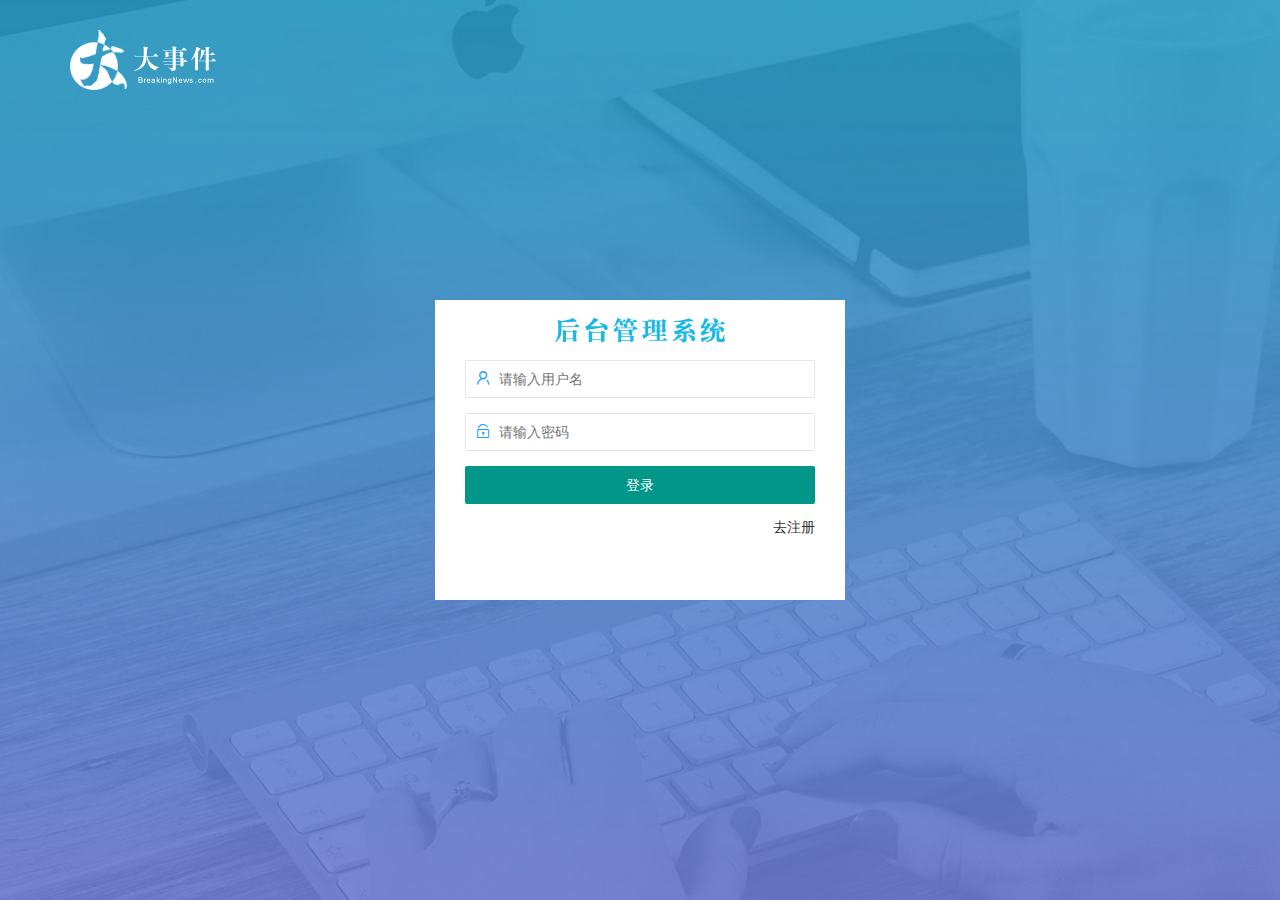
<file: login.html>
<!DOCTYPE html>
<html lang="en">

<head>
    <meta charset="UTF-8">
    <meta name="viewport" content="width=device-width, initial-scale=1.0">
    <title>Document</title>
    <!-- 引入layui css文件 -->
    <link rel="stylesheet" href="/assets/lib/layui/css/layui.css">
    <!-- 引入自己的css -->
    <link rel="stylesheet" href="/assets/css/login.css">
</head>

<body>
    <div class="layui-main">
        <!-- 顶部logo -->
        <img src="/assets/images/logo.png" alt="" style="margin-top: 30px;">
    </div>
    <!-- 中间表单 -->
    <div class="bigfrom">
        <!-- 表单logo -->
        <div class="formlogo"></div>
        <!-- 登录信息 -->
        <form class="layui-form" action="" id="login_form">
            <div class="layui-form-item">
                <i class="layui-icon layui-icon-username" style="font-size: 16px; color: #1E9FFF;"></i>  
                <input type="text" name="username" required lay-verify="required" placeholder="请输入用户名" autocomplete="off"
                    class="layui-input">
            </div>
            <div class="layui-form-item">
                <i class="layui-icon layui-icon-password" style="font-size: 16px; color: #1E9FFF;"></i>  
                <input type="text" name="password" required lay-verify="required|pass" placeholder="请输入密码" autocomplete="off"
                    class="layui-input">
            </div>
            <div class="layui-form-item">
                <button class="layui-btn layui-btn-fluid" lay-submit lay-filter="formDemo">登录</button>
            </div>
            <div class="layui-form-item" id="toReg">
                <a href="JavaScript:;" id="regUser" >去注册</a>
            </div>
        </form>
       <!-- 注册信息 -->
       <form class="layui-form" action="" id="reg_form" style="display: none;">
        <div class="layui-form-item">
            <i class="layui-icon layui-icon-username" style="font-size: 16px; color: #1E9FFF;"></i>  
            <input type="text" name="username" required lay-verify="required" placeholder="请输入用户名" autocomplete="off"
                class="layui-input">
        </div>
        <div class="layui-form-item">
            <i class="layui-icon layui-icon-password" style="font-size: 16px; color: #1E9FFF;"></i>  
            <input type="text" name="password" required lay-verify="required|pass" placeholder="请输入密码" autocomplete="off"
                class="layui-input">
        </div>
        <div class="layui-form-item">
            <i class="layui-icon layui-icon-password" style="font-size: 16px; color: #1E9FFF;"></i>  
            <input type="text" name="repassword" required lay-verify="required|pass|repass" placeholder="再次输入密码" autocomplete="off"
                class="layui-input">
        </div>
        <div class="layui-form-item">
            <button  class="layui-btn layui-btn-fluid" lay-submit lay-filter="formDemo">注册</button>
        </div>
        <div class="layui-form-item" id="toReg">
            <a href="JavaScript:;" id="loginUser">去登录</a>
        </div>
       
       </form>
        
    </div>
    <!-- 引入layui的js -->
    <script src="/assets/lib/layui/layui.all.js"></script>
    <!-- 引入jq -->
    <script src="/assets/lib/jquery.js"></script>
    <!-- baseApi -->
    <script src="/assets/js/baseApi.js"></script>
    <!-- 引入自己的js -->
    <script src="/assets/js/login.js"></script>
</body>

</html>
</file>
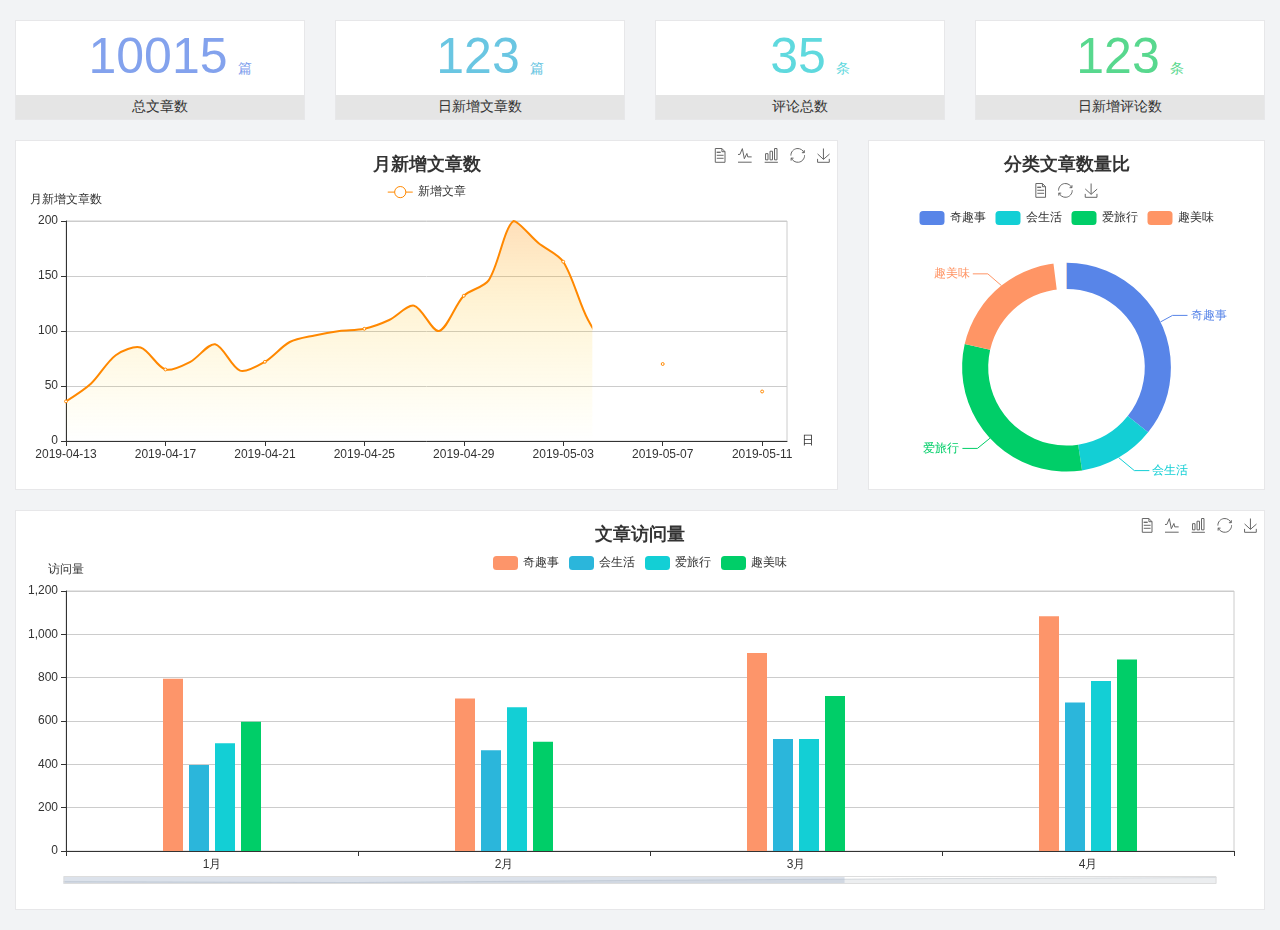
<file: home/dashboard.html>
<!DOCTYPE html>
<html lang="en">

<head>
  <meta charset="UTF-8">
  <meta name="viewport" content="width=device-width, initial-scale=1.0">
  <meta http-equiv="X-UA-Compatible" content="ie=edge">
  <title>图表统计</title>
  <link rel="stylesheet" href="../assets/lib/bootstrap.css" />
  <link rel="stylesheet" href="../assets/lib/main.css" />
  <script src="../assets/lib/jquery.js"></script>
  <script type="text/javascript" src="../assets/lib/echarts.min.js"></script>
</head>

<body>
  <div class="container-fluid">
    <div class="row spannel_list">
      <div class="col-sm-3 col-xs-6">
        <div class="spannel">
          <em>10015</em><span>篇</span>
          <b>总文章数</b>
        </div>
      </div>
      <div class="col-sm-3 col-xs-6">
        <div class="spannel scolor01">
          <em>123</em><span>篇</span>
          <b>日新增文章数</b>
        </div>
      </div>
      <div class="col-sm-3 col-xs-6">
        <div class="spannel scolor02">
          <em>35</em><span>条</span>
          <b>评论总数</b>
        </div>
      </div>
      <div class="col-sm-3 col-xs-6">
        <div class="spannel scolor03">
          <em>123</em><span>条</span>
          <b>日新增评论数</b>
        </div>
      </div>
    </div>
  </div>

  <div class="container-fluid">
    <div class="row curve-pie">
      <div class="col-lg-8 col-md-8">
        <div class="gragh_pannel" id="curve_show"></div>
      </div>
      <div class="col-lg-4 col-md-4">
        <div class="gragh_pannel" id="pie_show"></div>
      </div>
    </div>
  </div>

  <div class="container-fluid">
    <div class="column_pannel" id="column_show"></div>
  </div>

  <script>
    var oChart = echarts.init(document.getElementById('curve_show'));
    var aList_all = [
      { 'count': 36, 'date': '2019-04-13' },
      { 'count': 52, 'date': '2019-04-14' },
      { 'count': 78, 'date': '2019-04-15' },
      { 'count': 85, 'date': '2019-04-16' },
      { 'count': 65, 'date': '2019-04-17' },
      { 'count': 72, 'date': '2019-04-18' },
      { 'count': 88, 'date': '2019-04-19' },
      { 'count': 64, 'date': '2019-04-20' },
      { 'count': 72, 'date': '2019-04-21' },
      { 'count': 90, 'date': '2019-04-22' },
      { 'count': 96, 'date': '2019-04-23' },
      { 'count': 100, 'date': '2019-04-24' },
      { 'count': 102, 'date': '2019-04-25' },
      { 'count': 110, 'date': '2019-04-26' },
      { 'count': 123, 'date': '2019-04-27' },
      { 'count': 100, 'date': '2019-04-28' },
      { 'count': 132, 'date': '2019-04-29' },
      { 'count': 146, 'date': '2019-04-30' },
      { 'count': 200, 'date': '2019-05-01' },
      { 'count': 180, 'date': '2019-05-02' },
      { 'count': 163, 'date': '2019-05-03' },
      { 'count': 110, 'date': '2019-05-04' },
      { 'count': 80, 'date': '2019-05-05' },
      { 'count': 82, 'date': '2019-05-06' },
      { 'count': 70, 'date': '2019-05-07' },
      { 'count': 65, 'date': '2019-05-08' },
      { 'count': 54, 'date': '2019-05-09' },
      { 'count': 40, 'date': '2019-05-10' },
      { 'count': 45, 'date': '2019-05-11' },
      { 'count': 38, 'date': '2019-05-12' },
    ];

    let aCount = [];
    let aDate = [];

    for (var i = 0; i < aList_all.length; i++) {
      aCount.push(aList_all[i].count);
      aDate.push(aList_all[i].date);
    }

    var chartopt = {
      title: {
        text: '月新增文章数',
        left: 'center',
        top: '10'
      },
      tooltip: {
        trigger: 'axis'
      },
      legend: {
        data: ['新增文章'],
        top: '40'
      },
      toolbox: {
        show: true,
        feature: {
          mark: { show: true },
          dataView: { show: true, readOnly: false },
          magicType: { show: true, type: ['line', 'bar'] },
          restore: { show: true },
          saveAsImage: { show: true }
        }
      },
      calculable: true,
      xAxis: [
        {
          name: '日',
          type: 'category',
          boundaryGap: false,
          data: aDate
        }
      ],
      yAxis: [
        {
          name: '月新增文章数',
          type: 'value'
        }
      ],
      series: [
        {
          name: '新增文章',
          type: 'line',
          smooth: true,
          itemStyle: { normal: { areaStyle: { type: 'default' }, color: '#f80' }, lineStyle: { color: '#f80' } },
          data: aCount
        }],
      areaStyle: {
        normal: {
          color: new echarts.graphic.LinearGradient(0, 0, 0, 1, [{
            offset: 0,
            color: 'rgba(255,136,0,0.39)'
          }, {
            offset: .34,
            color: 'rgba(255,180,0,0.25)'
          }, {
            offset: 1,
            color: 'rgba(255,222,0,0.00)'
          }])

        }
      },
      grid: {
        show: true,
        x: 50,
        x2: 50,
        y: 80,
        height: 220
      }
    };

    oChart.setOption(chartopt);


    var oPie = echarts.init(document.getElementById('pie_show'));
    var oPieopt =
    {
      title: {
        top: 10,
        text: '分类文章数量比',
        x: 'center'
      },
      tooltip: {
        trigger: 'item',
        formatter: "{a} <br/>{b} : {c} ({d}%)"
      },
      color: ['#5885e8', '#13cfd5', '#00ce68', '#ff9565'],
      legend: {
        x: 'center',
        top: 65,
        data: ['奇趣事', '会生活', '爱旅行', '趣美味']
      },
      toolbox: {
        show: true,
        x: 'center',
        top: 35,
        feature: {
          mark: { show: true },
          dataView: { show: true, readOnly: false },
          magicType: {
            show: true,
            type: ['pie', 'funnel'],
            option: {
              funnel: {
                x: '25%',
                width: '50%',
                funnelAlign: 'left',
                max: 1548
              }
            }
          },
          restore: { show: true },
          saveAsImage: { show: true }
        }
      },
      calculable: true,
      series: [
        {
          name: '访问来源',
          type: 'pie',
          radius: ['45%', '60%'],
          center: ['50%', '65%'],
          data: [
            { value: 300, name: '奇趣事' },
            { value: 100, name: '会生活' },
            { value: 260, name: '爱旅行' },
            { value: 180, name: '趣美味' }
          ]
        }
      ]
    };
    oPie.setOption(oPieopt);



    var oColumn = this.echarts.init(document.getElementById('column_show'));
    var oColumnopt =
    {
      title: {
        text: '文章访问量',
        left: 'center',
        top: '10'
      },
      tooltip: {
        trigger: 'axis'
      },
      legend: {
        data: ['奇趣事', '会生活', '爱旅行', '趣美味'],
        top: '40'
      },
      toolbox: {
        show: true,
        feature: {
          mark: { show: true },
          dataView: { show: true, readOnly: false },
          magicType: { show: true, type: ['line', 'bar'] },
          restore: { show: true },
          saveAsImage: { show: true }
        }
      },
      calculable: true,
      xAxis: [
        {
          type: 'category',
          data: ['1月', '2月', '3月', '4月', '5月']
        }
      ],
      yAxis: [
        {
          name: '访问量',
          type: 'value'
        }
      ],
      series: [
        {
          name: '奇趣事',
          type: 'bar',
          barWidth: 20,
          itemStyle: {
            normal: { areaStyle: { type: 'default' }, color: '#fd956a' }
          },
          data: [800, 708, 920, 1090, 1200]
        },
        {
          name: '会生活',
          type: 'bar',
          barWidth: 20,
          itemStyle: {
            normal: { areaStyle: { type: 'default' }, color: '#2bb6db' }
          },
          data: [400, 468, 520, 690, 800]
        },
        {
          name: '爱旅行',
          type: 'bar',
          barWidth: 20,
          itemStyle: {
            normal: { areaStyle: { type: 'default' }, color: '#13cfd5' }
          },
          data: [500, 668, 520, 790, 900]
        },
        {
          name: '趣美味',
          type: 'bar',
          barWidth: 20,
          itemStyle: {
            normal: { areaStyle: { type: 'default' }, color: '#00ce68' }
          },
          data: [600, 508, 720, 890, 1000]
        }
      ],
      grid: {
        show: true,
        x: 50,
        x2: 30,
        y: 80,
        height: 260
      },
      dataZoom: [//给x轴设置滚动条
        {
          start: 0,//默认为0
          end: 100 - 1000 / 31,//默认为100
          type: 'slider',
          show: true,
          xAxisIndex: [0],
          handleSize: 0,//滑动条的 左右2个滑动条的大小
          height: 8,//组件高度
          left: 45, //左边的距离
          right: 50,//右边的距离
          bottom: 26,//右边的距离
          handleColor: '#ddd',//h滑动图标的颜色
          handleStyle: {
            borderColor: "#cacaca",
            borderWidth: "1",
            shadowBlur: 2,
            background: "#ddd",
            shadowColor: "#ddd",
          }
        }]
    };
    oColumn.setOption(oColumnopt);
  </script>
</body>

</html>
</file>
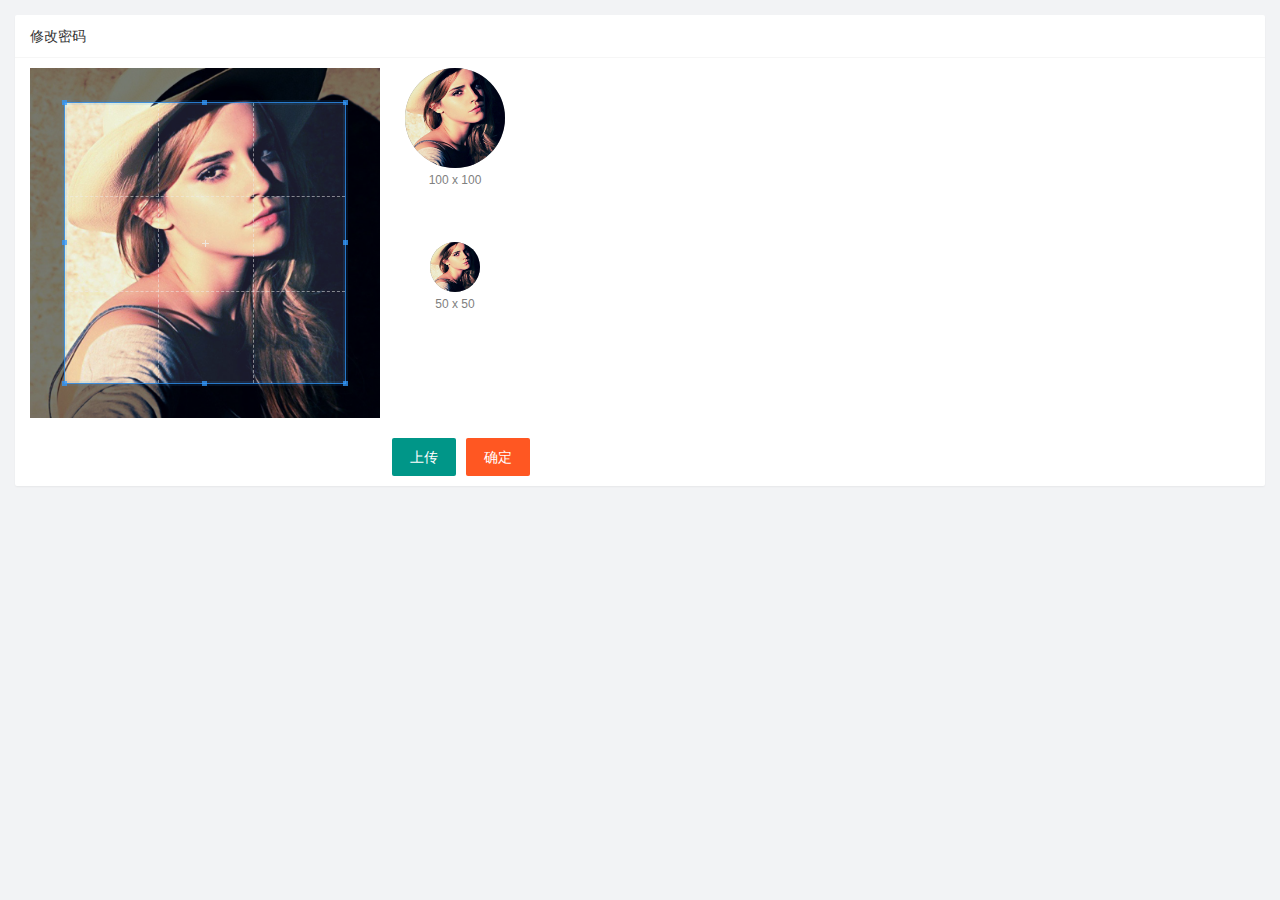
<file: user/user_avatar.html>
<!DOCTYPE html>
<html lang="en">

<head>
  <meta charset="UTF-8">
  <meta name="viewport" content="width=device-width, initial-scale=1.0">
  <title>基本资料</title>
  <!-- 引入layui -->
  <link rel="stylesheet" href="/assets/lib/layui/css/layui.css">

  <link rel="stylesheet" href="/assets/lib/cropper/cropper.css" />
  <!-- 引入此页面的css -->
  <link rel="stylesheet" href="/assets/css/user/user_avatar.css">
</head>

<body>
  <div class="layui-card">
    <div class="layui-card-header">修改密码</div>
    <div class="layui-card-body">
      <!-- 第一行的图片裁剪和预览区域 -->
      <div class="row1">
        <!-- 图片裁剪区域 -->
        <div class="cropper-box">
          <!-- 这个 img 标签很重要，将来会把它初始化为裁剪区域 -->
          <img id="image" src="/assets/images/sample.jpg" />
        </div>
        <!-- 图片的预览区域 -->
        <div class="preview-box">
          <div>
            <!-- 宽高为 100px 的预览区域 -->
            <div class="img-preview w100"></div>
            <p class="size">100 x 100</p>
          </div>
          <div>
            <!-- 宽高为 50px 的预览区域 -->
            <div class="img-preview w50"></div>
            <p class="size">50 x 50</p>
          </div>
        </div>
      </div>

      <!-- 第二行的按钮区域 -->
      <div class="row2">
        <input type="file" id="fileImg" hidden >
        <button type="button" class="layui-btn" id="chooseImg">上传</button>
        <button type="button" id="uploadImg" class="layui-btn layui-btn-danger">确定</button>
      </div>

    </div>
  </div>

  <!-- 导入layui的js 文件 -->
  <script src="/assets/lib/layui/layui.all.js"></script>
  <!-- 引入jq -->
  <script src="/assets/lib/jquery.js"></script>

  <script src="/assets/lib/cropper/Cropper.js"></script>
  <script src="/assets/lib/cropper/jquery-cropper.js"></script>
  <!-- 引入 baseApi -->
  <script src="/assets/js/baseApi.js"></script>
  <!-- 引入此页面的js -->
  <script src="/assets/js/user/user_avatar.js"></script>
</body>

</html>
</file>
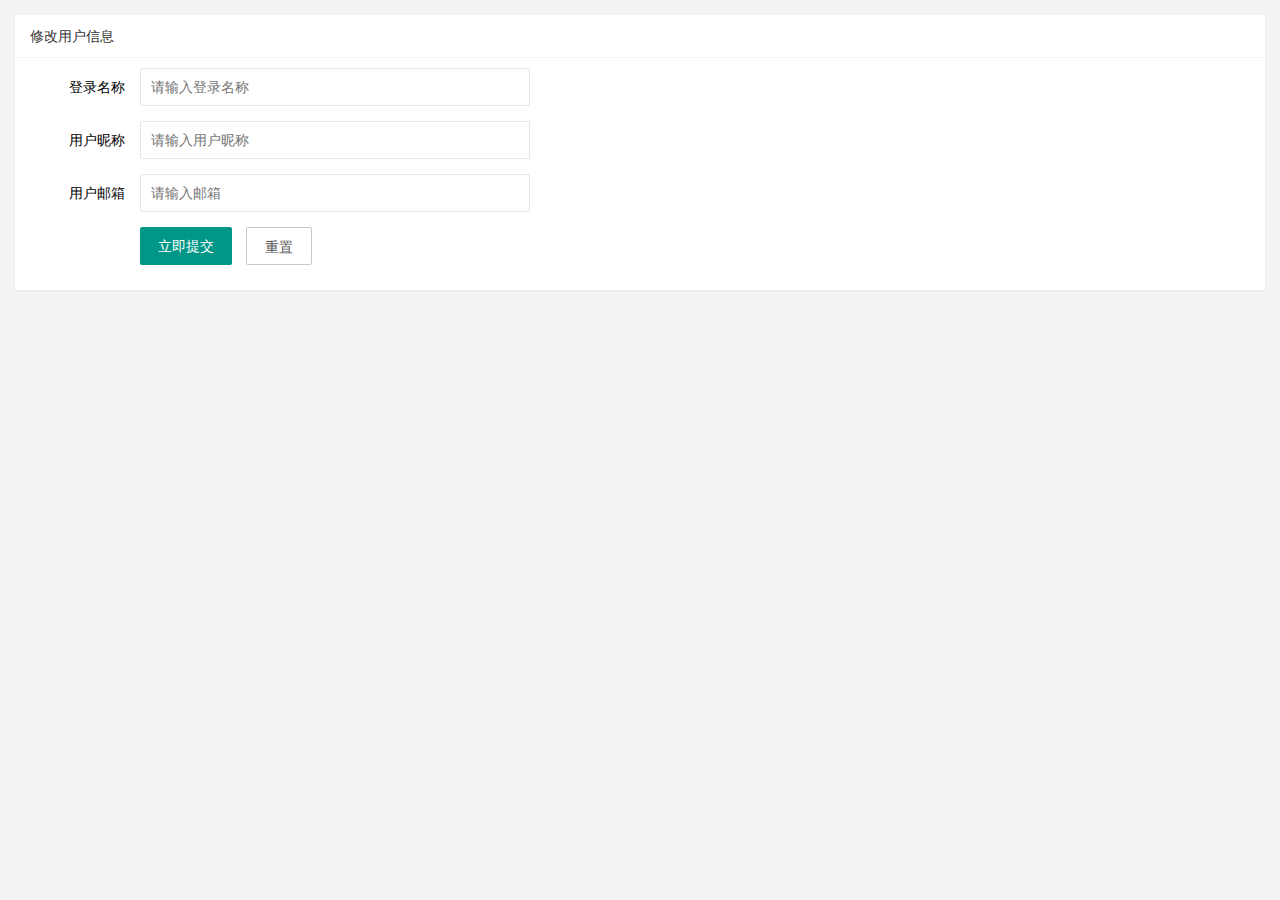
<file: user/user_info.html>
<!DOCTYPE html>
<html lang="en">
<head>
    <meta charset="UTF-8">
    <meta name="viewport" content="width=device-width, initial-scale=1.0">
    <title>基本资料</title>
    <!-- 引入layui -->
    <link rel="stylesheet" href="/assets/lib/layui/css/layui.css">
    <!-- 引入此页面的css -->
    <link rel="stylesheet" href="/assets/css/user/user_info.css">
</head>
<body>
    <div class="layui-card">
        <div class="layui-card-header">修改用户信息</div>
        <div class="layui-card-body">
            <form class="layui-form" lay-filter="userInfo" >
                <!-- 隐藏域用于储存id属性值 -->
                <input type="hidden" name="id" />
                <!--登录名称  -->
                <div class="layui-form-item">
                  <label class="layui-form-label">登录名称</label>
                  <div class="layui-input-block">
                    <input type="text" name="username" readonly required  lay-verify="required" placeholder="请输入登录名称" autocomplete="off" class="layui-input">
                  </div>
                </div>
                <!-- 用户昵称 -->
                <div class="layui-form-item">
                    <label class="layui-form-label">用户昵称</label>
                    <div class="layui-input-block">
                      <input type="text" name="nickname" required  lay-verify="required|nickname" placeholder="请输入用户昵称" autocomplete="off" class="layui-input">
                    </div>
                  </div>
                  <!-- 用户邮箱 -->
                  <div class="layui-form-item">
                    <label class="layui-form-label">用户邮箱</label>
                    <div class="layui-input-block">
                      <input type="text" name="email" required  lay-verify="required|email" placeholder="请输入邮箱" autocomplete="off" class="layui-input">
                    </div>
                  </div>

                  <div class="layui-form-item">
                    <div class="layui-input-block">
                      <button class="layui-btn" lay-submit lay-filter="formDemo">立即提交</button>
                      <button type="reset" id="btnReset" class="layui-btn layui-btn-primary">重置</button>
                    </div>
                  </div>
            </form>
        </div>
      </div>

      <!-- 导入layui的js 文件 -->
    <script src="/assets/lib/layui/layui.all.js"></script>
    <!-- 引入jq -->
    <script src="/assets/lib/jquery.js"></script>
    <!-- 引入 baseApi -->
    <script src="/assets/js/baseApi.js"></script>
    <!-- 引入此页面的js -->
    <script src="/assets/js/user/user_info.js"></script>
</body>
</html>
</file>
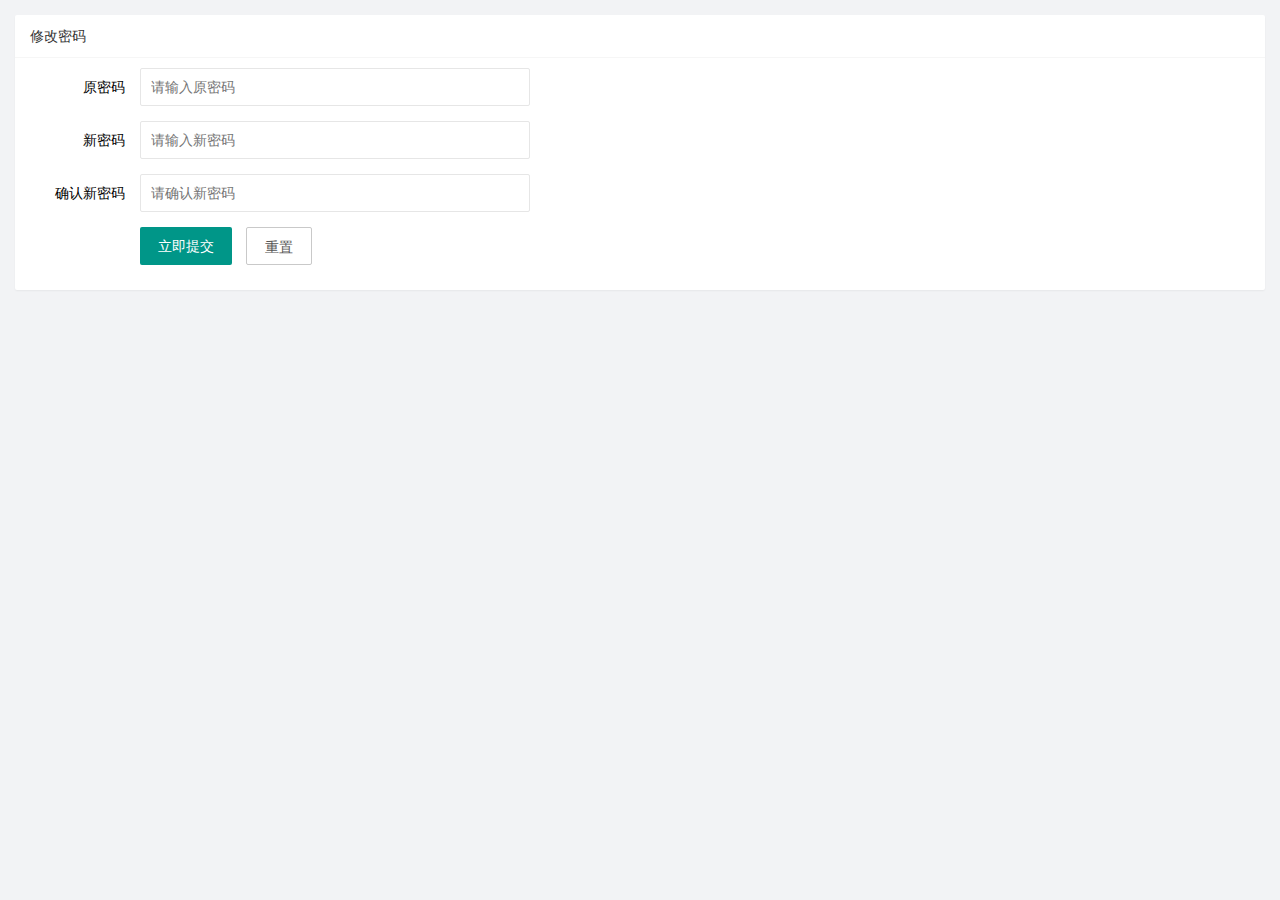
<file: user/user_pwd.html>
<!DOCTYPE html>
<html lang="en">
<head>
    <meta charset="UTF-8">
    <meta name="viewport" content="width=device-width, initial-scale=1.0">
    <title>基本资料</title>
    <!-- 引入layui -->
    <link rel="stylesheet" href="/assets/lib/layui/css/layui.css">
    <!-- 引入此页面的css -->
    <link rel="stylesheet" href="/assets/css/user/user_pwd.css">
</head>
<body>
    <div class="layui-card">
        <div class="layui-card-header">修改密码</div>
        <div class="layui-card-body">
            <form class="layui-form" lay-filter="userInfo" >
                <!-- 隐藏域用于储存id属性值 -->
                <input type="hidden" name="id" />
                <!--原密码  -->
                <div class="layui-form-item">
                  <label class="layui-form-label">原密码</label>
                  <div class="layui-input-block">
                    <input type="text" name="oldPwd" required  lay-verify="required|pwd" placeholder="请输入原密码" autocomplete="off" class="layui-input">
                  </div>
                </div>
                <!-- 新密码 -->
                <div class="layui-form-item">
                    <label class="layui-form-label">新密码</label>
                    <div class="layui-input-block">
                      <input type="text" name="newPwd" required  lay-verify="required|pwd|samePwd" placeholder="请输入新密码" autocomplete="off" class="layui-input">
                    </div>
                  </div>
                  <!-- 确认新密码-->
                  <div class="layui-form-item">
                    <label class="layui-form-label">确认新密码</label>
                    <div class="layui-input-block">
                      <input type="text" name="rePwd" required  lay-verify="required|pwd|rePwd" placeholder="请确认新密码" autocomplete="off" class="layui-input">
                    </div>
                  </div>

                  <div class="layui-form-item">
                    <div class="layui-input-block">
                      <button class="layui-btn" lay-submit lay-filter="formDemo">立即提交</button>
                      <button type="reset" id="btnReset" class="layui-btn layui-btn-primary">重置</button>
                    </div>
                  </div>
            </form>
        </div>
      </div>

      <!-- 导入layui的js 文件 -->
    <script src="/assets/lib/layui/layui.all.js"></script>
    <!-- 引入jq -->
    <script src="/assets/lib/jquery.js"></script>
    <!-- 引入 baseApi -->
    <script src="/assets/js/baseApi.js"></script>
    <!-- 引入此页面的js -->
    <script src="/assets/js/user/user_pwd.js"></script>
</body>
</html>
</file>
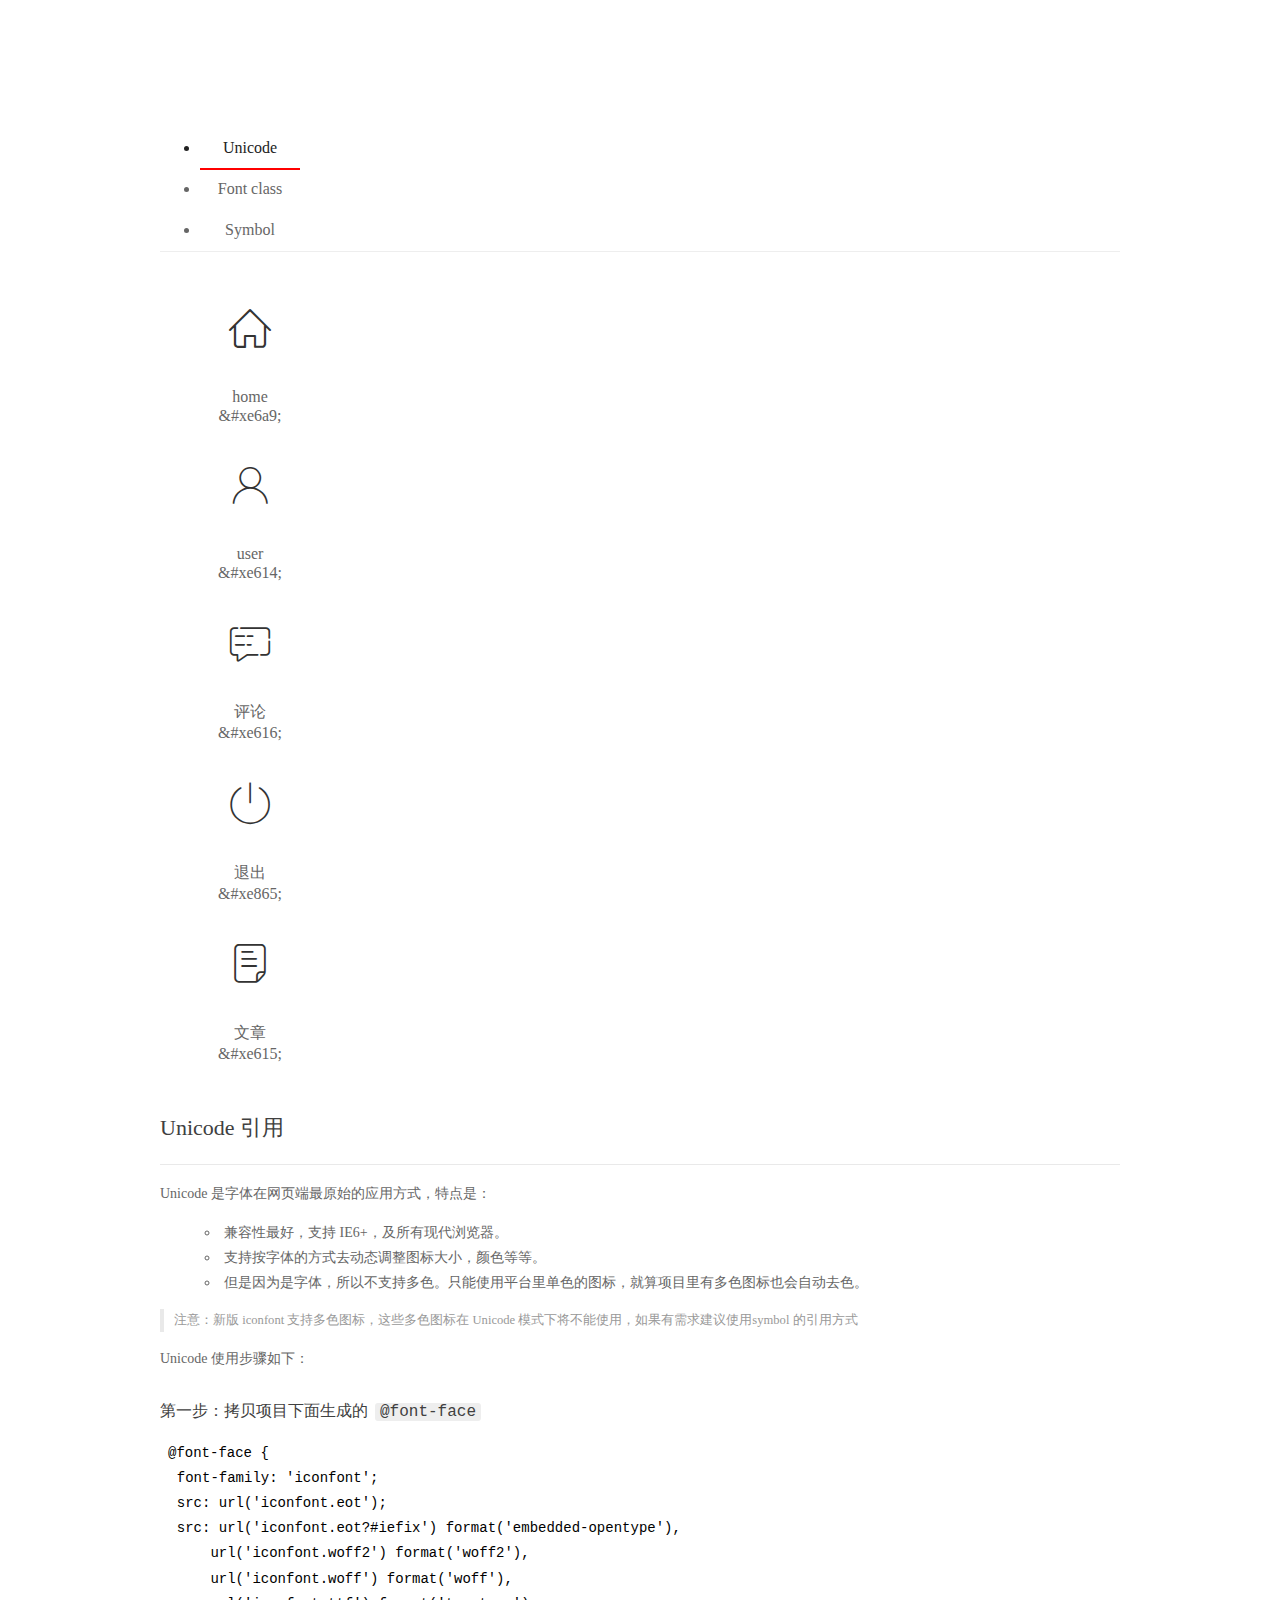
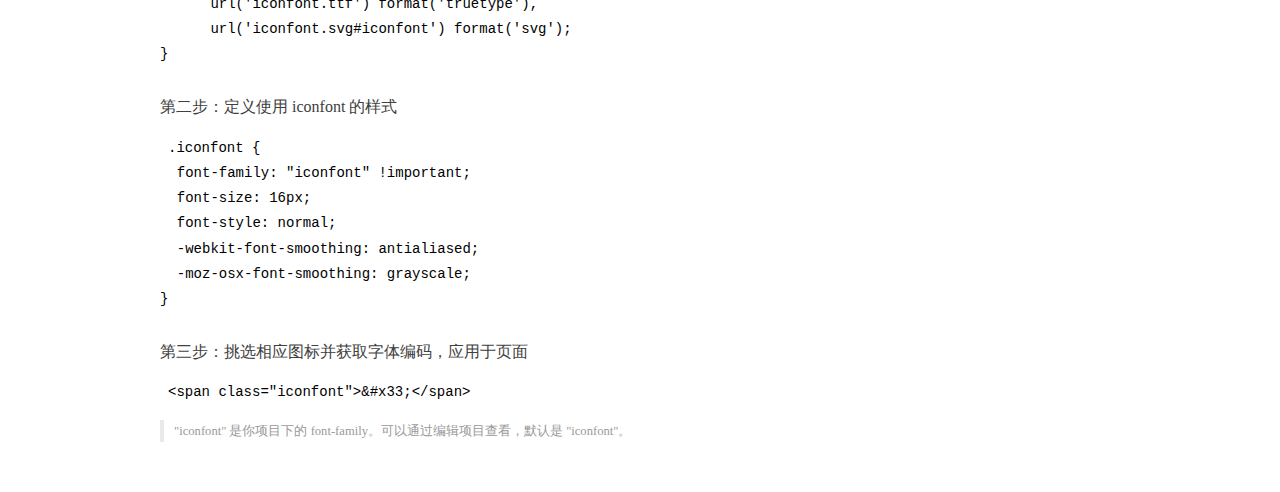
<file: assets/fonts/demo_index.html>
<!DOCTYPE html>
<html>
<head>
  <meta charset="utf-8"/>
  <title>IconFont Demo</title>
  <link rel="shortcut icon" href="https://gtms04.alicdn.com/tps/i4/TB1_oz6GVXXXXaFXpXXJDFnIXXX-64-64.ico" type="image/x-icon"/>
  <link rel="stylesheet" href="https://g.alicdn.com/thx/cube/1.3.2/cube.min.css">
  <link rel="stylesheet" href="demo.css">
  <link rel="stylesheet" href="iconfont.css">
  <script src="iconfont.js"></script>
  <!-- jQuery -->
  <script src="https://a1.alicdn.com/oss/uploads/2018/12/26/7bfddb60-08e8-11e9-9b04-53e73bb6408b.js"></script>
  <!-- 代码高亮 -->
  <script src="https://a1.alicdn.com/oss/uploads/2018/12/26/a3f714d0-08e6-11e9-8a15-ebf944d7534c.js"></script>
</head>
<body>
  <div class="main">
    <h1 class="logo"><a href="https://www.iconfont.cn/" title="iconfont 首页" target="_blank">&#xe86b;</a></h1>
    <div class="nav-tabs">
      <ul id="tabs" class="dib-box">
        <li class="dib active"><span>Unicode</span></li>
        <li class="dib"><span>Font class</span></li>
        <li class="dib"><span>Symbol</span></li>
      </ul>
      
    </div>
    <div class="tab-container">
      <div class="content unicode" style="display: block;">
          <ul class="icon_lists dib-box">
          
            <li class="dib">
              <span class="icon iconfont">&#xe6a9;</span>
                <div class="name">home</div>
                <div class="code-name">&amp;#xe6a9;</div>
              </li>
          
            <li class="dib">
              <span class="icon iconfont">&#xe614;</span>
                <div class="name">user</div>
                <div class="code-name">&amp;#xe614;</div>
              </li>
          
            <li class="dib">
              <span class="icon iconfont">&#xe616;</span>
                <div class="name">评论</div>
                <div class="code-name">&amp;#xe616;</div>
              </li>
          
            <li class="dib">
              <span class="icon iconfont">&#xe865;</span>
                <div class="name">退出</div>
                <div class="code-name">&amp;#xe865;</div>
              </li>
          
            <li class="dib">
              <span class="icon iconfont">&#xe615;</span>
                <div class="name">文章</div>
                <div class="code-name">&amp;#xe615;</div>
              </li>
          
          </ul>
          <div class="article markdown">
          <h2 id="unicode-">Unicode 引用</h2>
          <hr>

          <p>Unicode 是字体在网页端最原始的应用方式，特点是：</p>
          <ul>
            <li>兼容性最好，支持 IE6+，及所有现代浏览器。</li>
            <li>支持按字体的方式去动态调整图标大小，颜色等等。</li>
            <li>但是因为是字体，所以不支持多色。只能使用平台里单色的图标，就算项目里有多色图标也会自动去色。</li>
          </ul>
          <blockquote>
            <p>注意：新版 iconfont 支持多色图标，这些多色图标在 Unicode 模式下将不能使用，如果有需求建议使用symbol 的引用方式</p>
          </blockquote>
          <p>Unicode 使用步骤如下：</p>
          <h3 id="-font-face">第一步：拷贝项目下面生成的 <code>@font-face</code></h3>
<pre><code class="language-css"
>@font-face {
  font-family: 'iconfont';
  src: url('iconfont.eot');
  src: url('iconfont.eot?#iefix') format('embedded-opentype'),
      url('iconfont.woff2') format('woff2'),
      url('iconfont.woff') format('woff'),
      url('iconfont.ttf') format('truetype'),
      url('iconfont.svg#iconfont') format('svg');
}
</code></pre>
          <h3 id="-iconfont-">第二步：定义使用 iconfont 的样式</h3>
<pre><code class="language-css"
>.iconfont {
  font-family: "iconfont" !important;
  font-size: 16px;
  font-style: normal;
  -webkit-font-smoothing: antialiased;
  -moz-osx-font-smoothing: grayscale;
}
</code></pre>
          <h3 id="-">第三步：挑选相应图标并获取字体编码，应用于页面</h3>
<pre>
<code class="language-html"
>&lt;span class="iconfont"&gt;&amp;#x33;&lt;/span&gt;
</code></pre>
          <blockquote>
            <p>"iconfont" 是你项目下的 font-family。可以通过编辑项目查看，默认是 "iconfont"。</p>
          </blockquote>
          </div>
      </div>
      <div class="content font-class">
        <ul class="icon_lists dib-box">
          
          <li class="dib">
            <span class="icon iconfont icon-home"></span>
            <div class="name">
              home
            </div>
            <div class="code-name">.icon-home
            </div>
          </li>
          
          <li class="dib">
            <span class="icon iconfont icon-user"></span>
            <div class="name">
              user
            </div>
            <div class="code-name">.icon-user
            </div>
          </li>
          
          <li class="dib">
            <span class="icon iconfont icon-pinglun"></span>
            <div class="name">
              评论
            </div>
            <div class="code-name">.icon-pinglun
            </div>
          </li>
          
          <li class="dib">
            <span class="icon iconfont icon-tuichu"></span>
            <div class="name">
              退出
            </div>
            <div class="code-name">.icon-tuichu
            </div>
          </li>
          
          <li class="dib">
            <span class="icon iconfont icon-16"></span>
            <div class="name">
              文章
            </div>
            <div class="code-name">.icon-16
            </div>
          </li>
          
        </ul>
        <div class="article markdown">
        <h2 id="font-class-">font-class 引用</h2>
        <hr>

        <p>font-class 是 Unicode 使用方式的一种变种，主要是解决 Unicode 书写不直观，语意不明确的问题。</p>
        <p>与 Unicode 使用方式相比，具有如下特点：</p>
        <ul>
          <li>兼容性良好，支持 IE8+，及所有现代浏览器。</li>
          <li>相比于 Unicode 语意明确，书写更直观。可以很容易分辨这个 icon 是什么。</li>
          <li>因为使用 class 来定义图标，所以当要替换图标时，只需要修改 class 里面的 Unicode 引用。</li>
          <li>不过因为本质上还是使用的字体，所以多色图标还是不支持的。</li>
        </ul>
        <p>使用步骤如下：</p>
        <h3 id="-fontclass-">第一步：引入项目下面生成的 fontclass 代码：</h3>
<pre><code class="language-html">&lt;link rel="stylesheet" href="./iconfont.css"&gt;
</code></pre>
        <h3 id="-">第二步：挑选相应图标并获取类名，应用于页面：</h3>
<pre><code class="language-html">&lt;span class="iconfont icon-xxx"&gt;&lt;/span&gt;
</code></pre>
        <blockquote>
          <p>"
            iconfont" 是你项目下的 font-family。可以通过编辑项目查看，默认是 "iconfont"。</p>
        </blockquote>
      </div>
      </div>
      <div class="content symbol">
          <ul class="icon_lists dib-box">
          
            <li class="dib">
                <svg class="icon svg-icon" aria-hidden="true">
                  <use xlink:href="#icon-home"></use>
                </svg>
                <div class="name">home</div>
                <div class="code-name">#icon-home</div>
            </li>
          
            <li class="dib">
                <svg class="icon svg-icon" aria-hidden="true">
                  <use xlink:href="#icon-user"></use>
                </svg>
                <div class="name">user</div>
                <div class="code-name">#icon-user</div>
            </li>
          
            <li class="dib">
                <svg class="icon svg-icon" aria-hidden="true">
                  <use xlink:href="#icon-pinglun"></use>
                </svg>
                <div class="name">评论</div>
                <div class="code-name">#icon-pinglun</div>
            </li>
          
            <li class="dib">
                <svg class="icon svg-icon" aria-hidden="true">
                  <use xlink:href="#icon-tuichu"></use>
                </svg>
                <div class="name">退出</div>
                <div class="code-name">#icon-tuichu</div>
            </li>
          
            <li class="dib">
                <svg class="icon svg-icon" aria-hidden="true">
                  <use xlink:href="#icon-16"></use>
                </svg>
                <div class="name">文章</div>
                <div class="code-name">#icon-16</div>
            </li>
          
          </ul>
          <div class="article markdown">
          <h2 id="symbol-">Symbol 引用</h2>
          <hr>

          <p>这是一种全新的使用方式，应该说这才是未来的主流，也是平台目前推荐的用法。相关介绍可以参考这篇<a href="">文章</a>
            这种用法其实是做了一个 SVG 的集合，与另外两种相比具有如下特点：</p>
          <ul>
            <li>支持多色图标了，不再受单色限制。</li>
            <li>通过一些技巧，支持像字体那样，通过 <code>font-size</code>, <code>color</code> 来调整样式。</li>
            <li>兼容性较差，支持 IE9+，及现代浏览器。</li>
            <li>浏览器渲染 SVG 的性能一般，还不如 png。</li>
          </ul>
          <p>使用步骤如下：</p>
          <h3 id="-symbol-">第一步：引入项目下面生成的 symbol 代码：</h3>
<pre><code class="language-html">&lt;script src="./iconfont.js"&gt;&lt;/script&gt;
</code></pre>
          <h3 id="-css-">第二步：加入通用 CSS 代码（引入一次就行）：</h3>
<pre><code class="language-html">&lt;style&gt;
.icon {
  width: 1em;
  height: 1em;
  vertical-align: -0.15em;
  fill: currentColor;
  overflow: hidden;
}
&lt;/style&gt;
</code></pre>
          <h3 id="-">第三步：挑选相应图标并获取类名，应用于页面：</h3>
<pre><code class="language-html">&lt;svg class="icon" aria-hidden="true"&gt;
  &lt;use xlink:href="#icon-xxx"&gt;&lt;/use&gt;
&lt;/svg&gt;
</code></pre>
          </div>
      </div>

    </div>
  </div>
  <script>
  $(document).ready(function () {
      $('.tab-container .content:first').show()

      $('#tabs li').click(function (e) {
        var tabContent = $('.tab-container .content')
        var index = $(this).index()

        if ($(this).hasClass('active')) {
          return
        } else {
          $('#tabs li').removeClass('active')
          $(this).addClass('active')

          tabContent.hide().eq(index).fadeIn()
        }
      })
    })
  </script>
</body>
</html>
</file>
<file: assets/lib/layui/css/layui.css>
/** layui-v2.5.5 MIT License By https://www.layui.com */
 .layui-inline,img{display:inline-block;vertical-align:middle}h1,h2,h3,h4,h5,h6{font-weight:400}.layui-edge,.layui-header,.layui-inline,.layui-main{position:relative}.layui-body,.layui-edge,.layui-elip{overflow:hidden}.layui-btn,.layui-edge,.layui-inline,img{vertical-align:middle}.layui-btn,.layui-disabled,.layui-icon,.layui-unselect{-moz-user-select:none;-webkit-user-select:none;-ms-user-select:none}.layui-elip,.layui-form-checkbox span,.layui-form-pane .layui-form-label{text-overflow:ellipsis;white-space:nowrap}.layui-breadcrumb,.layui-tree-btnGroup{visibility:hidden}blockquote,body,button,dd,div,dl,dt,form,h1,h2,h3,h4,h5,h6,input,li,ol,p,pre,td,textarea,th,ul{margin:0;padding:0;-webkit-tap-highlight-color:rgba(0,0,0,0)}a:active,a:hover{outline:0}img{border:none}li{list-style:none}table{border-collapse:collapse;border-spacing:0}h4,h5,h6{font-size:100%}button,input,optgroup,option,select,textarea{font-family:inherit;font-size:inherit;font-style:inherit;font-weight:inherit;outline:0}pre{white-space:pre-wrap;white-space:-moz-pre-wrap;white-space:-pre-wrap;white-space:-o-pre-wrap;word-wrap:break-word}body{line-height:24px;font:14px Helvetica Neue,Helvetica,PingFang SC,Tahoma,Arial,sans-serif}hr{height:1px;margin:10px 0;border:0;clear:both}a{color:#333;text-decoration:none}a:hover{color:#777}a cite{font-style:normal;*cursor:pointer}.layui-border-box,.layui-border-box *{box-sizing:border-box}.layui-box,.layui-box *{box-sizing:content-box}.layui-clear{clear:both;*zoom:1}.layui-clear:after{content:'\20';clear:both;*zoom:1;display:block;height:0}.layui-inline{*display:inline;*zoom:1}.layui-edge{display:inline-block;width:0;height:0;border-width:6px;border-style:dashed;border-color:transparent}.layui-edge-top{top:-4px;border-bottom-color:#999;border-bottom-style:solid}.layui-edge-right{border-left-color:#999;border-left-style:solid}.layui-edge-bottom{top:2px;border-top-color:#999;border-top-style:solid}.layui-edge-left{border-right-color:#999;border-right-style:solid}.layui-disabled,.layui-disabled:hover{color:#d2d2d2!important;cursor:not-allowed!important}.layui-circle{border-radius:100%}.layui-show{display:block!important}.layui-hide{display:none!important}@font-face{font-family:layui-icon;src:url(../font/iconfont.eot?v=250);src:url(../font/iconfont.eot?v=250#iefix) format('embedded-opentype'),url(../font/iconfont.woff2?v=250) format('woff2'),url(../font/iconfont.woff?v=250) format('woff'),url(../font/iconfont.ttf?v=250) format('truetype'),url(../font/iconfont.svg?v=250#layui-icon) format('svg')}.layui-icon{font-family:layui-icon!important;font-size:16px;font-style:normal;-webkit-font-smoothing:antialiased;-moz-osx-font-smoothing:grayscale}.layui-icon-reply-fill:before{content:"\e611"}.layui-icon-set-fill:before{content:"\e614"}.layui-icon-menu-fill:before{content:"\e60f"}.layui-icon-search:before{content:"\e615"}.layui-icon-share:before{content:"\e641"}.layui-icon-set-sm:before{content:"\e620"}.layui-icon-engine:before{content:"\e628"}.layui-icon-close:before{content:"\1006"}.layui-icon-close-fill:before{content:"\1007"}.layui-icon-chart-screen:before{content:"\e629"}.layui-icon-star:before{content:"\e600"}.layui-icon-circle-dot:before{content:"\e617"}.layui-icon-chat:before{content:"\e606"}.layui-icon-release:before{content:"\e609"}.layui-icon-list:before{content:"\e60a"}.layui-icon-chart:before{content:"\e62c"}.layui-icon-ok-circle:before{content:"\1005"}.layui-icon-layim-theme:before{content:"\e61b"}.layui-icon-table:before{content:"\e62d"}.layui-icon-right:before{content:"\e602"}.layui-icon-left:before{content:"\e603"}.layui-icon-cart-simple:before{content:"\e698"}.layui-icon-face-cry:before{content:"\e69c"}.layui-icon-face-smile:before{content:"\e6af"}.layui-icon-survey:before{content:"\e6b2"}.layui-icon-tree:before{content:"\e62e"}.layui-icon-upload-circle:before{content:"\e62f"}.layui-icon-add-circle:before{content:"\e61f"}.layui-icon-download-circle:before{content:"\e601"}.layui-icon-templeate-1:before{content:"\e630"}.layui-icon-util:before{content:"\e631"}.layui-icon-face-surprised:before{content:"\e664"}.layui-icon-edit:before{content:"\e642"}.layui-icon-speaker:before{content:"\e645"}.layui-icon-down:before{content:"\e61a"}.layui-icon-file:before{content:"\e621"}.layui-icon-layouts:before{content:"\e632"}.layui-icon-rate-half:before{content:"\e6c9"}.layui-icon-add-circle-fine:before{content:"\e608"}.layui-icon-prev-circle:before{content:"\e633"}.layui-icon-read:before{content:"\e705"}.layui-icon-404:before{content:"\e61c"}.layui-icon-carousel:before{content:"\e634"}.layui-icon-help:before{content:"\e607"}.layui-icon-code-circle:before{content:"\e635"}.layui-icon-water:before{content:"\e636"}.layui-icon-username:before{content:"\e66f"}.layui-icon-find-fill:before{content:"\e670"}.layui-icon-about:before{content:"\e60b"}.layui-icon-location:before{content:"\e715"}.layui-icon-up:before{content:"\e619"}.layui-icon-pause:before{content:"\e651"}.layui-icon-date:before{content:"\e637"}.layui-icon-layim-uploadfile:before{content:"\e61d"}.layui-icon-delete:before{content:"\e640"}.layui-icon-play:before{content:"\e652"}.layui-icon-top:before{content:"\e604"}.layui-icon-friends:before{content:"\e612"}.layui-icon-refresh-3:before{content:"\e9aa"}.layui-icon-ok:before{content:"\e605"}.layui-icon-layer:before{content:"\e638"}.layui-icon-face-smile-fine:before{content:"\e60c"}.layui-icon-dollar:before{content:"\e659"}.layui-icon-group:before{content:"\e613"}.layui-icon-layim-download:before{content:"\e61e"}.layui-icon-picture-fine:before{content:"\e60d"}.layui-icon-link:before{content:"\e64c"}.layui-icon-diamond:before{content:"\e735"}.layui-icon-log:before{content:"\e60e"}.layui-icon-rate-solid:before{content:"\e67a"}.layui-icon-fonts-del:before{content:"\e64f"}.layui-icon-unlink:before{content:"\e64d"}.layui-icon-fonts-clear:before{content:"\e639"}.layui-icon-triangle-r:before{content:"\e623"}.layui-icon-circle:before{content:"\e63f"}.layui-icon-radio:before{content:"\e643"}.layui-icon-align-center:before{content:"\e647"}.layui-icon-align-right:before{content:"\e648"}.layui-icon-align-left:before{content:"\e649"}.layui-icon-loading-1:before{content:"\e63e"}.layui-icon-return:before{content:"\e65c"}.layui-icon-fonts-strong:before{content:"\e62b"}.layui-icon-upload:before{content:"\e67c"}.layui-icon-dialogue:before{content:"\e63a"}.layui-icon-video:before{content:"\e6ed"}.layui-icon-headset:before{content:"\e6fc"}.layui-icon-cellphone-fine:before{content:"\e63b"}.layui-icon-add-1:before{content:"\e654"}.layui-icon-face-smile-b:before{content:"\e650"}.layui-icon-fonts-html:before{content:"\e64b"}.layui-icon-form:before{content:"\e63c"}.layui-icon-cart:before{content:"\e657"}.layui-icon-camera-fill:before{content:"\e65d"}.layui-icon-tabs:before{content:"\e62a"}.layui-icon-fonts-code:before{content:"\e64e"}.layui-icon-fire:before{content:"\e756"}.layui-icon-set:before{content:"\e716"}.layui-icon-fonts-u:before{content:"\e646"}.layui-icon-triangle-d:before{content:"\e625"}.layui-icon-tips:before{content:"\e702"}.layui-icon-picture:before{content:"\e64a"}.layui-icon-more-vertical:before{content:"\e671"}.layui-icon-flag:before{content:"\e66c"}.layui-icon-loading:before{content:"\e63d"}.layui-icon-fonts-i:before{content:"\e644"}.layui-icon-refresh-1:before{content:"\e666"}.layui-icon-rmb:before{content:"\e65e"}.layui-icon-home:before{content:"\e68e"}.layui-icon-user:before{content:"\e770"}.layui-icon-notice:before{content:"\e667"}.layui-icon-login-weibo:before{content:"\e675"}.layui-icon-voice:before{content:"\e688"}.layui-icon-upload-drag:before{content:"\e681"}.layui-icon-login-qq:before{content:"\e676"}.layui-icon-snowflake:before{content:"\e6b1"}.layui-icon-file-b:before{content:"\e655"}.layui-icon-template:before{content:"\e663"}.layui-icon-auz:before{content:"\e672"}.layui-icon-console:before{content:"\e665"}.layui-icon-app:before{content:"\e653"}.layui-icon-prev:before{content:"\e65a"}.layui-icon-website:before{content:"\e7ae"}.layui-icon-next:before{content:"\e65b"}.layui-icon-component:before{content:"\e857"}.layui-icon-more:before{content:"\e65f"}.layui-icon-login-wechat:before{content:"\e677"}.layui-icon-shrink-right:before{content:"\e668"}.layui-icon-spread-left:before{content:"\e66b"}.layui-icon-camera:before{content:"\e660"}.layui-icon-note:before{content:"\e66e"}.layui-icon-refresh:before{content:"\e669"}.layui-icon-female:before{content:"\e661"}.layui-icon-male:before{content:"\e662"}.layui-icon-password:before{content:"\e673"}.layui-icon-senior:before{content:"\e674"}.layui-icon-theme:before{content:"\e66a"}.layui-icon-tread:before{content:"\e6c5"}.layui-icon-praise:before{content:"\e6c6"}.layui-icon-star-fill:before{content:"\e658"}.layui-icon-rate:before{content:"\e67b"}.layui-icon-template-1:before{content:"\e656"}.layui-icon-vercode:before{content:"\e679"}.layui-icon-cellphone:before{content:"\e678"}.layui-icon-screen-full:before{content:"\e622"}.layui-icon-screen-restore:before{content:"\e758"}.layui-icon-cols:before{content:"\e610"}.layui-icon-export:before{content:"\e67d"}.layui-icon-print:before{content:"\e66d"}.layui-icon-slider:before{content:"\e714"}.layui-icon-addition:before{content:"\e624"}.layui-icon-subtraction:before{content:"\e67e"}.layui-icon-service:before{content:"\e626"}.layui-icon-transfer:before{content:"\e691"}.layui-main{width:1140px;margin:0 auto}.layui-header{z-index:1000;height:60px}.layui-header a:hover{transition:all .5s;-webkit-transition:all .5s}.layui-side{position:fixed;left:0;top:0;bottom:0;z-index:999;width:200px;overflow-x:hidden}.layui-side-scroll{position:relative;width:220px;height:100%;overflow-x:hidden}.layui-body{position:absolute;left:200px;right:0;top:0;bottom:0;z-index:998;width:auto;overflow-y:auto;box-sizing:border-box}.layui-layout-body{overflow:hidden}.layui-layout-admin .layui-header{background-color:#23262E}.layui-layout-admin .layui-side{top:60px;width:200px;overflow-x:hidden}.layui-layout-admin .layui-body{position:fixed;top:60px;bottom:44px}.layui-layout-admin .layui-main{width:auto;margin:0 15px}.layui-layout-admin .layui-footer{position:fixed;left:200px;right:0;bottom:0;height:44px;line-height:44px;padding:0 15px;background-color:#eee}.layui-layout-admin .layui-logo{position:absolute;left:0;top:0;width:200px;height:100%;line-height:60px;text-align:center;color:#009688;font-size:16px}.layui-layout-admin .layui-header .layui-nav{background:0 0}.layui-layout-left{position:absolute!important;left:200px;top:0}.layui-layout-right{position:absolute!important;right:0;top:0}.layui-container{position:relative;margin:0 auto;padding:0 15px;box-sizing:border-box}.layui-fluid{position:relative;margin:0 auto;padding:0 15px}.layui-row:after,.layui-row:before{content:'';display:block;clear:both}.layui-col-lg1,.layui-col-lg10,.layui-col-lg11,.layui-col-lg12,.layui-col-lg2,.layui-col-lg3,.layui-col-lg4,.layui-col-lg5,.layui-col-lg6,.layui-col-lg7,.layui-col-lg8,.layui-col-lg9,.layui-col-md1,.layui-col-md10,.layui-col-md11,.layui-col-md12,.layui-col-md2,.layui-col-md3,.layui-col-md4,.layui-col-md5,.layui-col-md6,.layui-col-md7,.layui-col-md8,.layui-col-md9,.layui-col-sm1,.layui-col-sm10,.layui-col-sm11,.layui-col-sm12,.layui-col-sm2,.layui-col-sm3,.layui-col-sm4,.layui-col-sm5,.layui-col-sm6,.layui-col-sm7,.layui-col-sm8,.layui-col-sm9,.layui-col-xs1,.layui-col-xs10,.layui-col-xs11,.layui-col-xs12,.layui-col-xs2,.layui-col-xs3,.layui-col-xs4,.layui-col-xs5,.layui-col-xs6,.layui-col-xs7,.layui-col-xs8,.layui-col-xs9{position:relative;display:block;box-sizing:border-box}.layui-col-xs1,.layui-col-xs10,.layui-col-xs11,.layui-col-xs12,.layui-col-xs2,.layui-col-xs3,.layui-col-xs4,.layui-col-xs5,.layui-col-xs6,.layui-col-xs7,.layui-col-xs8,.layui-col-xs9{float:left}.layui-col-xs1{width:8.33333333%}.layui-col-xs2{width:16.66666667%}.layui-col-xs3{width:25%}.layui-col-xs4{width:33.33333333%}.layui-col-xs5{width:41.66666667%}.layui-col-xs6{width:50%}.layui-col-xs7{width:58.33333333%}.layui-col-xs8{width:66.66666667%}.layui-col-xs9{width:75%}.layui-col-xs10{width:83.33333333%}.layui-col-xs11{width:91.66666667%}.layui-col-xs12{width:100%}.layui-col-xs-offset1{margin-left:8.33333333%}.layui-col-xs-offset2{margin-left:16.66666667%}.layui-col-xs-offset3{margin-left:25%}.layui-col-xs-offset4{margin-left:33.33333333%}.layui-col-xs-offset5{margin-left:41.66666667%}.layui-col-xs-offset6{margin-left:50%}.layui-col-xs-offset7{margin-left:58.33333333%}.layui-col-xs-offset8{margin-left:66.66666667%}.layui-col-xs-offset9{margin-left:75%}.layui-col-xs-offset10{margin-left:83.33333333%}.layui-col-xs-offset11{margin-left:91.66666667%}.layui-col-xs-offset12{margin-left:100%}@media screen and (max-width:768px){.layui-hide-xs{display:none!important}.layui-show-xs-block{display:block!important}.layui-show-xs-inline{display:inline!important}.layui-show-xs-inline-block{display:inline-block!important}}@media screen and (min-width:768px){.layui-container{width:750px}.layui-hide-sm{display:none!important}.layui-show-sm-block{display:block!important}.layui-show-sm-inline{display:inline!important}.layui-show-sm-inline-block{display:inline-block!important}.layui-col-sm1,.layui-col-sm10,.layui-col-sm11,.layui-col-sm12,.layui-col-sm2,.layui-col-sm3,.layui-col-sm4,.layui-col-sm5,.layui-col-sm6,.layui-col-sm7,.layui-col-sm8,.layui-col-sm9{float:left}.layui-col-sm1{width:8.33333333%}.layui-col-sm2{width:16.66666667%}.layui-col-sm3{width:25%}.layui-col-sm4{width:33.33333333%}.layui-col-sm5{width:41.66666667%}.layui-col-sm6{width:50%}.layui-col-sm7{width:58.33333333%}.layui-col-sm8{width:66.66666667%}.layui-col-sm9{width:75%}.layui-col-sm10{width:83.33333333%}.layui-col-sm11{width:91.66666667%}.layui-col-sm12{width:100%}.layui-col-sm-offset1{margin-left:8.33333333%}.layui-col-sm-offset2{margin-left:16.66666667%}.layui-col-sm-offset3{margin-left:25%}.layui-col-sm-offset4{margin-left:33.33333333%}.layui-col-sm-offset5{margin-left:41.66666667%}.layui-col-sm-offset6{margin-left:50%}.layui-col-sm-offset7{margin-left:58.33333333%}.layui-col-sm-offset8{margin-left:66.66666667%}.layui-col-sm-offset9{margin-left:75%}.layui-col-sm-offset10{margin-left:83.33333333%}.layui-col-sm-offset11{margin-left:91.66666667%}.layui-col-sm-offset12{margin-left:100%}}@media screen and (min-width:992px){.layui-container{width:970px}.layui-hide-md{display:none!important}.layui-show-md-block{display:block!important}.layui-show-md-inline{display:inline!important}.layui-show-md-inline-block{display:inline-block!important}.layui-col-md1,.layui-col-md10,.layui-col-md11,.layui-col-md12,.layui-col-md2,.layui-col-md3,.layui-col-md4,.layui-col-md5,.layui-col-md6,.layui-col-md7,.layui-col-md8,.layui-col-md9{float:left}.layui-col-md1{width:8.33333333%}.layui-col-md2{width:16.66666667%}.layui-col-md3{width:25%}.layui-col-md4{width:33.33333333%}.layui-col-md5{width:41.66666667%}.layui-col-md6{width:50%}.layui-col-md7{width:58.33333333%}.layui-col-md8{width:66.66666667%}.layui-col-md9{width:75%}.layui-col-md10{width:83.33333333%}.layui-col-md11{width:91.66666667%}.layui-col-md12{width:100%}.layui-col-md-offset1{margin-left:8.33333333%}.layui-col-md-offset2{margin-left:16.66666667%}.layui-col-md-offset3{margin-left:25%}.layui-col-md-offset4{margin-left:33.33333333%}.layui-col-md-offset5{margin-left:41.66666667%}.layui-col-md-offset6{margin-left:50%}.layui-col-md-offset7{margin-left:58.33333333%}.layui-col-md-offset8{margin-left:66.66666667%}.layui-col-md-offset9{margin-left:75%}.layui-col-md-offset10{margin-left:83.33333333%}.layui-col-md-offset11{margin-left:91.66666667%}.layui-col-md-offset12{margin-left:100%}}@media screen and (min-width:1200px){.layui-container{width:1170px}.layui-hide-lg{display:none!important}.layui-show-lg-block{display:block!important}.layui-show-lg-inline{display:inline!important}.layui-show-lg-inline-block{display:inline-block!important}.layui-col-lg1,.layui-col-lg10,.layui-col-lg11,.layui-col-lg12,.layui-col-lg2,.layui-col-lg3,.layui-col-lg4,.layui-col-lg5,.layui-col-lg6,.layui-col-lg7,.layui-col-lg8,.layui-col-lg9{float:left}.layui-col-lg1{width:8.33333333%}.layui-col-lg2{width:16.66666667%}.layui-col-lg3{width:25%}.layui-col-lg4{width:33.33333333%}.layui-col-lg5{width:41.66666667%}.layui-col-lg6{width:50%}.layui-col-lg7{width:58.33333333%}.layui-col-lg8{width:66.66666667%}.layui-col-lg9{width:75%}.layui-col-lg10{width:83.33333333%}.layui-col-lg11{width:91.66666667%}.layui-col-lg12{width:100%}.layui-col-lg-offset1{margin-left:8.33333333%}.layui-col-lg-offset2{margin-left:16.66666667%}.layui-col-lg-offset3{margin-left:25%}.layui-col-lg-offset4{margin-left:33.33333333%}.layui-col-lg-offset5{margin-left:41.66666667%}.layui-col-lg-offset6{margin-left:50%}.layui-col-lg-offset7{margin-left:58.33333333%}.layui-col-lg-offset8{margin-left:66.66666667%}.layui-col-lg-offset9{margin-left:75%}.layui-col-lg-offset10{margin-left:83.33333333%}.layui-col-lg-offset11{margin-left:91.66666667%}.layui-col-lg-offset12{margin-left:100%}}.layui-col-space1{margin:-.5px}.layui-col-space1>*{padding:.5px}.layui-col-space3{margin:-1.5px}.layui-col-space3>*{padding:1.5px}.layui-col-space5{margin:-2.5px}.layui-col-space5>*{padding:2.5px}.layui-col-space8{margin:-3.5px}.layui-col-space8>*{padding:3.5px}.layui-col-space10{margin:-5px}.layui-col-space10>*{padding:5px}.layui-col-space12{margin:-6px}.layui-col-space12>*{padding:6px}.layui-col-space15{margin:-7.5px}.layui-col-space15>*{padding:7.5px}.layui-col-space18{margin:-9px}.layui-col-space18>*{padding:9px}.layui-col-space20{margin:-10px}.layui-col-space20>*{padding:10px}.layui-col-space22{margin:-11px}.layui-col-space22>*{padding:11px}.layui-col-space25{margin:-12.5px}.layui-col-space25>*{padding:12.5px}.layui-col-space30{margin:-15px}.layui-col-space30>*{padding:15px}.layui-btn,.layui-input,.layui-select,.layui-textarea,.layui-upload-button{outline:0;-webkit-appearance:none;transition:all .3s;-webkit-transition:all .3s;box-sizing:border-box}.layui-elem-quote{margin-bottom:10px;padding:15px;line-height:22px;border-left:5px solid #009688;border-radius:0 2px 2px 0;background-color:#f2f2f2}.layui-quote-nm{border-style:solid;border-width:1px 1px 1px 5px;background:0 0}.layui-elem-field{margin-bottom:10px;padding:0;border-width:1px;border-style:solid}.layui-elem-field legend{margin-left:20px;padding:0 10px;font-size:20px;font-weight:300}.layui-field-title{margin:10px 0 20px;border-width:1px 0 0}.layui-field-box{padding:10px 15px}.layui-field-title .layui-field-box{padding:10px 0}.layui-progress{position:relative;height:6px;border-radius:20px;background-color:#e2e2e2}.layui-progress-bar{position:absolute;left:0;top:0;width:0;max-width:100%;height:6px;border-radius:20px;text-align:right;background-color:#5FB878;transition:all .3s;-webkit-transition:all .3s}.layui-progress-big,.layui-progress-big .layui-progress-bar{height:18px;line-height:18px}.layui-progress-text{position:relative;top:-20px;line-height:18px;font-size:12px;color:#666}.layui-progress-big .layui-progress-text{position:static;padding:0 10px;color:#fff}.layui-collapse{border-width:1px;border-style:solid;border-radius:2px}.layui-colla-content,.layui-colla-item{border-top-width:1px;border-top-style:solid}.layui-colla-item:first-child{border-top:none}.layui-colla-title{position:relative;height:42px;line-height:42px;padding:0 15px 0 35px;color:#333;background-color:#f2f2f2;cursor:pointer;font-size:14px;overflow:hidden}.layui-colla-content{display:none;padding:10px 15px;line-height:22px;color:#666}.layui-colla-icon{position:absolute;left:15px;top:0;font-size:14px}.layui-card{margin-bottom:15px;border-radius:2px;background-color:#fff;box-shadow:0 1px 2px 0 rgba(0,0,0,.05)}.layui-card:last-child{margin-bottom:0}.layui-card-header{position:relative;height:42px;line-height:42px;padding:0 15px;border-bottom:1px solid #f6f6f6;color:#333;border-radius:2px 2px 0 0;font-size:14px}.layui-bg-black,.layui-bg-blue,.layui-bg-cyan,.layui-bg-green,.layui-bg-orange,.layui-bg-red{color:#fff!important}.layui-card-body{position:relative;padding:10px 15px;line-height:24px}.layui-card-body[pad15]{padding:15px}.layui-card-body[pad20]{padding:20px}.layui-card-body .layui-table{margin:5px 0}.layui-card .layui-tab{margin:0}.layui-panel-window{position:relative;padding:15px;border-radius:0;border-top:5px solid #E6E6E6;background-color:#fff}.layui-auxiliar-moving{position:fixed;left:0;right:0;top:0;bottom:0;width:100%;height:100%;background:0 0;z-index:9999999999}.layui-form-label,.layui-form-mid,.layui-form-select,.layui-input-block,.layui-input-inline,.layui-textarea{position:relative}.layui-bg-red{background-color:#FF5722!important}.layui-bg-orange{background-color:#FFB800!important}.layui-bg-green{background-color:#009688!important}.layui-bg-cyan{background-color:#2F4056!important}.layui-bg-blue{background-color:#1E9FFF!important}.layui-bg-black{background-color:#393D49!important}.layui-bg-gray{background-color:#eee!important;color:#666!important}.layui-badge-rim,.layui-colla-content,.layui-colla-item,.layui-collapse,.layui-elem-field,.layui-form-pane .layui-form-item[pane],.layui-form-pane .layui-form-label,.layui-input,.layui-layedit,.layui-layedit-tool,.layui-quote-nm,.layui-select,.layui-tab-bar,.layui-tab-card,.layui-tab-title,.layui-tab-title .layui-this:after,.layui-textarea{border-color:#e6e6e6}.layui-timeline-item:before,hr{background-color:#e6e6e6}.layui-text{line-height:22px;font-size:14px;color:#666}.layui-text h1,.layui-text h2,.layui-text h3{font-weight:500;color:#333}.layui-text h1{font-size:30px}.layui-text h2{font-size:24px}.layui-text h3{font-size:18px}.layui-text a:not(.layui-btn){color:#01AAED}.layui-text a:not(.layui-btn):hover{text-decoration:underline}.layui-text ul{padding:5px 0 5px 15px}.layui-text ul li{margin-top:5px;list-style-type:disc}.layui-text em,.layui-word-aux{color:#999!important;padding:0 5px!important}.layui-btn{display:inline-block;height:38px;line-height:38px;padding:0 18px;background-color:#009688;color:#fff;white-space:nowrap;text-align:center;font-size:14px;border:none;border-radius:2px;cursor:pointer}.layui-btn:hover{opacity:.8;filter:alpha(opacity=80);color:#fff}.layui-btn:active{opacity:1;filter:alpha(opacity=100)}.layui-btn+.layui-btn{margin-left:10px}.layui-btn-container{font-size:0}.layui-btn-container .layui-btn{margin-right:10px;margin-bottom:10px}.layui-btn-container .layui-btn+.layui-btn{margin-left:0}.layui-table .layui-btn-container .layui-btn{margin-bottom:9px}.layui-btn-radius{border-radius:100px}.layui-btn .layui-icon{margin-right:3px;font-size:18px;vertical-align:bottom;vertical-align:middle\9}.layui-btn-primary{border:1px solid #C9C9C9;background-color:#fff;color:#555}.layui-btn-primary:hover{border-color:#009688;color:#333}.layui-btn-normal{background-color:#1E9FFF}.layui-btn-warm{background-color:#FFB800}.layui-btn-danger{background-color:#FF5722}.layui-btn-checked{background-color:#5FB878}.layui-btn-disabled,.layui-btn-disabled:active,.layui-btn-disabled:hover{border:1px solid #e6e6e6;background-color:#FBFBFB;color:#C9C9C9;cursor:not-allowed;opacity:1}.layui-btn-lg{height:44px;line-height:44px;padding:0 25px;font-size:16px}.layui-btn-sm{height:30px;line-height:30px;padding:0 10px;font-size:12px}.layui-btn-sm i{font-size:16px!important}.layui-btn-xs{height:22px;line-height:22px;padding:0 5px;font-size:12px}.layui-btn-xs i{font-size:14px!important}.layui-btn-group{display:inline-block;vertical-align:middle;font-size:0}.layui-btn-group .layui-btn{margin-left:0!important;margin-right:0!important;border-left:1px solid rgba(255,255,255,.5);border-radius:0}.layui-btn-group .layui-btn-primary{border-left:none}.layui-btn-group .layui-btn-primary:hover{border-color:#C9C9C9;color:#009688}.layui-btn-group .layui-btn:first-child{border-left:none;border-radius:2px 0 0 2px}.layui-btn-group .layui-btn-primary:first-child{border-left:1px solid #c9c9c9}.layui-btn-group .layui-btn:last-child{border-radius:0 2px 2px 0}.layui-btn-group .layui-btn+.layui-btn{margin-left:0}.layui-btn-group+.layui-btn-group{margin-left:10px}.layui-btn-fluid{width:100%}.layui-input,.layui-select,.layui-textarea{height:38px;line-height:1.3;line-height:38px\9;border-width:1px;border-style:solid;background-color:#fff;border-radius:2px}.layui-input::-webkit-input-placeholder,.layui-select::-webkit-input-placeholder,.layui-textarea::-webkit-input-placeholder{line-height:1.3}.layui-input,.layui-textarea{display:block;width:100%;padding-left:10px}.layui-input:hover,.layui-textarea:hover{border-color:#D2D2D2!important}.layui-input:focus,.layui-textarea:focus{border-color:#C9C9C9!important}.layui-textarea{min-height:100px;height:auto;line-height:20px;padding:6px 10px;resize:vertical}.layui-select{padding:0 10px}.layui-form input[type=checkbox],.layui-form input[type=radio],.layui-form select{display:none}.layui-form [lay-ignore]{display:initial}.layui-form-item{margin-bottom:15px;clear:both;*zoom:1}.layui-form-item:after{content:'\20';clear:both;*zoom:1;display:block;height:0}.layui-form-label{float:left;display:block;padding:9px 15px;width:80px;font-weight:400;line-height:20px;text-align:right}.layui-form-label-col{display:block;float:none;padding:9px 0;line-height:20px;text-align:left}.layui-form-item .layui-inline{margin-bottom:5px;margin-right:10px}.layui-input-block{margin-left:110px;min-height:36px}.layui-input-inline{display:inline-block;vertical-align:middle}.layui-form-item .layui-input-inline{float:left;width:190px;margin-right:10px}.layui-form-text .layui-input-inline{width:auto}.layui-form-mid{float:left;display:block;padding:9px 0!important;line-height:20px;margin-right:10px}.layui-form-danger+.layui-form-select .layui-input,.layui-form-danger:focus{border-color:#FF5722!important}.layui-form-select .layui-input{padding-right:30px;cursor:pointer}.layui-form-select .layui-edge{position:absolute;right:10px;top:50%;margin-top:-3px;cursor:pointer;border-width:6px;border-top-color:#c2c2c2;border-top-style:solid;transition:all .3s;-webkit-transition:all .3s}.layui-form-select dl{display:none;position:absolute;left:0;top:42px;padding:5px 0;z-index:899;min-width:100%;border:1px solid #d2d2d2;max-height:300px;overflow-y:auto;background-color:#fff;border-radius:2px;box-shadow:0 2px 4px rgba(0,0,0,.12);box-sizing:border-box}.layui-form-select dl dd,.layui-form-select dl dt{padding:0 10px;line-height:36px;white-space:nowrap;overflow:hidden;text-overflow:ellipsis}.layui-form-select dl dt{font-size:12px;color:#999}.layui-form-select dl dd{cursor:pointer}.layui-form-select dl dd:hover{background-color:#f2f2f2;-webkit-transition:.5s all;transition:.5s all}.layui-form-select .layui-select-group dd{padding-left:20px}.layui-form-select dl dd.layui-select-tips{padding-left:10px!important;color:#999}.layui-form-select dl dd.layui-this{background-color:#5FB878;color:#fff}.layui-form-checkbox,.layui-form-select dl dd.layui-disabled{background-color:#fff}.layui-form-selected dl{display:block}.layui-form-checkbox,.layui-form-checkbox *,.layui-form-switch{display:inline-block;vertical-align:middle}.layui-form-selected .layui-edge{margin-top:-9px;-webkit-transform:rotate(180deg);transform:rotate(180deg);margin-top:-3px\9}:root .layui-form-selected .layui-edge{margin-top:-9px\0/IE9}.layui-form-selectup dl{top:auto;bottom:42px}.layui-select-none{margin:5px 0;text-align:center;color:#999}.layui-select-disabled .layui-disabled{border-color:#eee!important}.layui-select-disabled .layui-edge{border-top-color:#d2d2d2}.layui-form-checkbox{position:relative;height:30px;line-height:30px;margin-right:10px;padding-right:30px;cursor:pointer;font-size:0;-webkit-transition:.1s linear;transition:.1s linear;box-sizing:border-box}.layui-form-checkbox span{padding:0 10px;height:100%;font-size:14px;border-radius:2px 0 0 2px;background-color:#d2d2d2;color:#fff;overflow:hidden}.layui-form-checkbox:hover span{background-color:#c2c2c2}.layui-form-checkbox i{position:absolute;right:0;top:0;width:30px;height:28px;border:1px solid #d2d2d2;border-left:none;border-radius:0 2px 2px 0;color:#fff;font-size:20px;text-align:center}.layui-form-checkbox:hover i{border-color:#c2c2c2;color:#c2c2c2}.layui-form-checked,.layui-form-checked:hover{border-color:#5FB878}.layui-form-checked span,.layui-form-checked:hover span{background-color:#5FB878}.layui-form-checked i,.layui-form-checked:hover i{color:#5FB878}.layui-form-item .layui-form-checkbox{margin-top:4px}.layui-form-checkbox[lay-skin=primary]{height:auto!important;line-height:normal!important;min-width:18px;min-height:18px;border:none!important;margin-right:0;padding-left:28px;padding-right:0;background:0 0}.layui-form-checkbox[lay-skin=primary] span{padding-left:0;padding-right:15px;line-height:18px;background:0 0;color:#666}.layui-form-checkbox[lay-skin=primary] i{right:auto;left:0;width:16px;height:16px;line-height:16px;border:1px solid #d2d2d2;font-size:12px;border-radius:2px;background-color:#fff;-webkit-transition:.1s linear;transition:.1s linear}.layui-form-checkbox[lay-skin=primary]:hover i{border-color:#5FB878;color:#fff}.layui-form-checked[lay-skin=primary] i{border-color:#5FB878!important;background-color:#5FB878;color:#fff}.layui-checkbox-disbaled[lay-skin=primary] span{background:0 0!important;color:#c2c2c2}.layui-checkbox-disbaled[lay-skin=primary]:hover i{border-color:#d2d2d2}.layui-form-item .layui-form-checkbox[lay-skin=primary]{margin-top:10px}.layui-form-switch{position:relative;height:22px;line-height:22px;min-width:35px;padding:0 5px;margin-top:8px;border:1px solid #d2d2d2;border-radius:20px;cursor:pointer;background-color:#fff;-webkit-transition:.1s linear;transition:.1s linear}.layui-form-switch i{position:absolute;left:5px;top:3px;width:16px;height:16px;border-radius:20px;background-color:#d2d2d2;-webkit-transition:.1s linear;transition:.1s linear}.layui-form-switch em{position:relative;top:0;width:25px;margin-left:21px;padding:0!important;text-align:center!important;color:#999!important;font-style:normal!important;font-size:12px}.layui-form-onswitch{border-color:#5FB878;background-color:#5FB878}.layui-checkbox-disbaled,.layui-checkbox-disbaled i{border-color:#e2e2e2!important}.layui-form-onswitch i{left:100%;margin-left:-21px;background-color:#fff}.layui-form-onswitch em{margin-left:5px;margin-right:21px;color:#fff!important}.layui-checkbox-disbaled span{background-color:#e2e2e2!important}.layui-checkbox-disbaled:hover i{color:#fff!important}[lay-radio]{display:none}.layui-form-radio,.layui-form-radio *{display:inline-block;vertical-align:middle}.layui-form-radio{line-height:28px;margin:6px 10px 0 0;padding-right:10px;cursor:pointer;font-size:0}.layui-form-radio *{font-size:14px}.layui-form-radio>i{margin-right:8px;font-size:22px;color:#c2c2c2}.layui-form-radio>i:hover,.layui-form-radioed>i{color:#5FB878}.layui-radio-disbaled>i{color:#e2e2e2!important}.layui-form-pane .layui-form-label{width:110px;padding:8px 15px;height:38px;line-height:20px;border-width:1px;border-style:solid;border-radius:2px 0 0 2px;text-align:center;background-color:#FBFBFB;overflow:hidden;box-sizing:border-box}.layui-form-pane .layui-input-inline{margin-left:-1px}.layui-form-pane .layui-input-block{margin-left:110px;left:-1px}.layui-form-pane .layui-input{border-radius:0 2px 2px 0}.layui-form-pane .layui-form-text .layui-form-label{float:none;width:100%;border-radius:2px;box-sizing:border-box;text-align:left}.layui-form-pane .layui-form-text .layui-input-inline{display:block;margin:0;top:-1px;clear:both}.layui-form-pane .layui-form-text .layui-input-block{margin:0;left:0;top:-1px}.layui-form-pane .layui-form-text .layui-textarea{min-height:100px;border-radius:0 0 2px 2px}.layui-form-pane .layui-form-checkbox{margin:4px 0 4px 10px}.layui-form-pane .layui-form-radio,.layui-form-pane .layui-form-switch{margin-top:6px;margin-left:10px}.layui-form-pane .layui-form-item[pane]{position:relative;border-width:1px;border-style:solid}.layui-form-pane .layui-form-item[pane] .layui-form-label{position:absolute;left:0;top:0;height:100%;border-width:0 1px 0 0}.layui-form-pane .layui-form-item[pane] .layui-input-inline{margin-left:110px}@media screen and (max-width:450px){.layui-form-item .layui-form-label{text-overflow:ellipsis;overflow:hidden;white-space:nowrap}.layui-form-item .layui-inline{display:block;margin-right:0;margin-bottom:20px;clear:both}.layui-form-item .layui-inline:after{content:'\20';clear:both;display:block;height:0}.layui-form-item .layui-input-inline{display:block;float:none;left:-3px;width:auto;margin:0 0 10px 112px}.layui-form-item .layui-input-inline+.layui-form-mid{margin-left:110px;top:-5px;padding:0}.layui-form-item .layui-form-checkbox{margin-right:5px;margin-bottom:5px}}.layui-layedit{border-width:1px;border-style:solid;border-radius:2px}.layui-layedit-tool{padding:3px 5px;border-bottom-width:1px;border-bottom-style:solid;font-size:0}.layedit-tool-fixed{position:fixed;top:0;border-top:1px solid #e2e2e2}.layui-layedit-tool .layedit-tool-mid,.layui-layedit-tool .layui-icon{display:inline-block;vertical-align:middle;text-align:center;font-size:14px}.layui-layedit-tool .layui-icon{position:relative;width:32px;height:30px;line-height:30px;margin:3px 5px;color:#777;cursor:pointer;border-radius:2px}.layui-layedit-tool .layui-icon:hover{color:#393D49}.layui-layedit-tool .layui-icon:active{color:#000}.layui-layedit-tool .layedit-tool-active{background-color:#e2e2e2;color:#000}.layui-layedit-tool .layui-disabled,.layui-layedit-tool .layui-disabled:hover{color:#d2d2d2;cursor:not-allowed}.layui-layedit-tool .layedit-tool-mid{width:1px;height:18px;margin:0 10px;background-color:#d2d2d2}.layedit-tool-html{width:50px!important;font-size:30px!important}.layedit-tool-b,.layedit-tool-code,.layedit-tool-help{font-size:16px!important}.layedit-tool-d,.layedit-tool-face,.layedit-tool-image,.layedit-tool-unlink{font-size:18px!important}.layedit-tool-image input{position:absolute;font-size:0;left:0;top:0;width:100%;height:100%;opacity:.01;filter:Alpha(opacity=1);cursor:pointer}.layui-layedit-iframe iframe{display:block;width:100%}#LAY_layedit_code{overflow:hidden}.layui-laypage{display:inline-block;*display:inline;*zoom:1;vertical-align:middle;margin:10px 0;font-size:0}.layui-laypage>a:first-child,.layui-laypage>a:first-child em{border-radius:2px 0 0 2px}.layui-laypage>a:last-child,.layui-laypage>a:last-child em{border-radius:0 2px 2px 0}.layui-laypage>:first-child{margin-left:0!important}.layui-laypage>:last-child{margin-right:0!important}.layui-laypage a,.layui-laypage button,.layui-laypage input,.layui-laypage select,.layui-laypage span{border:1px solid #e2e2e2}.layui-laypage a,.layui-laypage span{display:inline-block;*display:inline;*zoom:1;vertical-align:middle;padding:0 15px;height:28px;line-height:28px;margin:0 -1px 5px 0;background-color:#fff;color:#333;font-size:12px}.layui-flow-more a *,.layui-laypage input,.layui-table-view select[lay-ignore]{display:inline-block}.layui-laypage a:hover{color:#009688}.layui-laypage em{font-style:normal}.layui-laypage .layui-laypage-spr{color:#999;font-weight:700}.layui-laypage a{text-decoration:none}.layui-laypage .layui-laypage-curr{position:relative}.layui-laypage .layui-laypage-curr em{position:relative;color:#fff}.layui-laypage .layui-laypage-curr .layui-laypage-em{position:absolute;left:-1px;top:-1px;padding:1px;width:100%;height:100%;background-color:#009688}.layui-laypage-em{border-radius:2px}.layui-laypage-next em,.layui-laypage-prev em{font-family:Sim sun;font-size:16px}.layui-laypage .layui-laypage-count,.layui-laypage .layui-laypage-limits,.layui-laypage .layui-laypage-refresh,.layui-laypage .layui-laypage-skip{margin-left:10px;margin-right:10px;padding:0;border:none}.layui-laypage .layui-laypage-limits,.layui-laypage .layui-laypage-refresh{vertical-align:top}.layui-laypage .layui-laypage-refresh i{font-size:18px;cursor:pointer}.layui-laypage select{height:22px;padding:3px;border-radius:2px;cursor:pointer}.layui-laypage .layui-laypage-skip{height:30px;line-height:30px;color:#999}.layui-laypage button,.layui-laypage input{height:30px;line-height:30px;border-radius:2px;vertical-align:top;background-color:#fff;box-sizing:border-box}.layui-laypage input{width:40px;margin:0 10px;padding:0 3px;text-align:center}.layui-laypage input:focus,.layui-laypage select:focus{border-color:#009688!important}.layui-laypage button{margin-left:10px;padding:0 10px;cursor:pointer}.layui-table,.layui-table-view{margin:10px 0}.layui-flow-more{margin:10px 0;text-align:center;color:#999;font-size:14px}.layui-flow-more a{height:32px;line-height:32px}.layui-flow-more a *{vertical-align:top}.layui-flow-more a cite{padding:0 20px;border-radius:3px;background-color:#eee;color:#333;font-style:normal}.layui-flow-more a cite:hover{opacity:.8}.layui-flow-more a i{font-size:30px;color:#737383}.layui-table{width:100%;background-color:#fff;color:#666}.layui-table tr{transition:all .3s;-webkit-transition:all .3s}.layui-table th{text-align:left;font-weight:400}.layui-table tbody tr:hover,.layui-table thead tr,.layui-table-click,.layui-table-header,.layui-table-hover,.layui-table-mend,.layui-table-patch,.layui-table-tool,.layui-table-total,.layui-table-total tr,.layui-table[lay-even] tr:nth-child(even){background-color:#f2f2f2}.layui-table td,.layui-table th,.layui-table-col-set,.layui-table-fixed-r,.layui-table-grid-down,.layui-table-header,.layui-table-page,.layui-table-tips-main,.layui-table-tool,.layui-table-total,.layui-table-view,.layui-table[lay-skin=line],.layui-table[lay-skin=row]{border-width:1px;border-style:solid;border-color:#e6e6e6}.layui-table td,.layui-table th{position:relative;padding:9px 15px;min-height:20px;line-height:20px;font-size:14px}.layui-table[lay-skin=line] td,.layui-table[lay-skin=line] th{border-width:0 0 1px}.layui-table[lay-skin=row] td,.layui-table[lay-skin=row] th{border-width:0 1px 0 0}.layui-table[lay-skin=nob] td,.layui-table[lay-skin=nob] th{border:none}.layui-table img{max-width:100px}.layui-table[lay-size=lg] td,.layui-table[lay-size=lg] th{padding:15px 30px}.layui-table-view .layui-table[lay-size=lg] .layui-table-cell{height:40px;line-height:40px}.layui-table[lay-size=sm] td,.layui-table[lay-size=sm] th{font-size:12px;padding:5px 10px}.layui-table-view .layui-table[lay-size=sm] .layui-table-cell{height:20px;line-height:20px}.layui-table[lay-data]{display:none}.layui-table-box{position:relative;overflow:hidden}.layui-table-view .layui-table{position:relative;width:auto;margin:0}.layui-table-view .layui-table[lay-skin=line]{border-width:0 1px 0 0}.layui-table-view .layui-table[lay-skin=row]{border-width:0 0 1px}.layui-table-view .layui-table td,.layui-table-view .layui-table th{padding:5px 0;border-top:none;border-left:none}.layui-table-view .layui-table th.layui-unselect .layui-table-cell span{cursor:pointer}.layui-table-view .layui-table td{cursor:default}.layui-table-view .layui-table td[data-edit=text]{cursor:text}.layui-table-view .layui-form-checkbox[lay-skin=primary] i{width:18px;height:18px}.layui-table-view .layui-form-radio{line-height:0;padding:0}.layui-table-view .layui-form-radio>i{margin:0;font-size:20px}.layui-table-init{position:absolute;left:0;top:0;width:100%;height:100%;text-align:center;z-index:110}.layui-table-init .layui-icon{position:absolute;left:50%;top:50%;margin:-15px 0 0 -15px;font-size:30px;color:#c2c2c2}.layui-table-header{border-width:0 0 1px;overflow:hidden}.layui-table-header .layui-table{margin-bottom:-1px}.layui-table-tool .layui-inline[lay-event]{position:relative;width:26px;height:26px;padding:5px;line-height:16px;margin-right:10px;text-align:center;color:#333;border:1px solid #ccc;cursor:pointer;-webkit-transition:.5s all;transition:.5s all}.layui-table-tool .layui-inline[lay-event]:hover{border:1px solid #999}.layui-table-tool-temp{padding-right:120px}.layui-table-tool-self{position:absolute;right:17px;top:10px}.layui-table-tool .layui-table-tool-self .layui-inline[lay-event]{margin:0 0 0 10px}.layui-table-tool-panel{position:absolute;top:29px;left:-1px;padding:5px 0;min-width:150px;min-height:40px;border:1px solid #d2d2d2;text-align:left;overflow-y:auto;background-color:#fff;box-shadow:0 2px 4px rgba(0,0,0,.12)}.layui-table-cell,.layui-table-tool-panel li{overflow:hidden;text-overflow:ellipsis;white-space:nowrap}.layui-table-tool-panel li{padding:0 10px;line-height:30px;-webkit-transition:.5s all;transition:.5s all}.layui-table-tool-panel li .layui-form-checkbox[lay-skin=primary]{width:100%;padding-left:28px}.layui-table-tool-panel li:hover{background-color:#f2f2f2}.layui-table-tool-panel li .layui-form-checkbox[lay-skin=primary] i{position:absolute;left:0;top:0}.layui-table-tool-panel li .layui-form-checkbox[lay-skin=primary] span{padding:0}.layui-table-tool .layui-table-tool-self .layui-table-tool-panel{left:auto;right:-1px}.layui-table-col-set{position:absolute;right:0;top:0;width:20px;height:100%;border-width:0 0 0 1px;background-color:#fff}.layui-table-sort{width:10px;height:20px;margin-left:5px;cursor:pointer!important}.layui-table-sort .layui-edge{position:absolute;left:5px;border-width:5px}.layui-table-sort .layui-table-sort-asc{top:3px;border-top:none;border-bottom-style:solid;border-bottom-color:#b2b2b2}.layui-table-sort .layui-table-sort-asc:hover{border-bottom-color:#666}.layui-table-sort .layui-table-sort-desc{bottom:5px;border-bottom:none;border-top-style:solid;border-top-color:#b2b2b2}.layui-table-sort .layui-table-sort-desc:hover{border-top-color:#666}.layui-table-sort[lay-sort=asc] .layui-table-sort-asc{border-bottom-color:#000}.layui-table-sort[lay-sort=desc] .layui-table-sort-desc{border-top-color:#000}.layui-table-cell{height:28px;line-height:28px;padding:0 15px;position:relative;box-sizing:border-box}.layui-table-cell .layui-form-checkbox[lay-skin=primary]{top:-1px;padding:0}.layui-table-cell .layui-table-link{color:#01AAED}.laytable-cell-checkbox,.laytable-cell-numbers,.laytable-cell-radio,.laytable-cell-space{padding:0;text-align:center}.layui-table-body{position:relative;overflow:auto;margin-right:-1px;margin-bottom:-1px}.layui-table-body .layui-none{line-height:26px;padding:15px;text-align:center;color:#999}.layui-table-fixed{position:absolute;left:0;top:0;z-index:101}.layui-table-fixed .layui-table-body{overflow:hidden}.layui-table-fixed-l{box-shadow:0 -1px 8px rgba(0,0,0,.08)}.layui-table-fixed-r{left:auto;right:-1px;border-width:0 0 0 1px;box-shadow:-1px 0 8px rgba(0,0,0,.08)}.layui-table-fixed-r .layui-table-header{position:relative;overflow:visible}.layui-table-mend{position:absolute;right:-49px;top:0;height:100%;width:50px}.layui-table-tool{position:relative;z-index:890;width:100%;min-height:50px;line-height:30px;padding:10px 15px;border-width:0 0 1px}.layui-table-tool .layui-btn-container{margin-bottom:-10px}.layui-table-page,.layui-table-total{border-width:1px 0 0;margin-bottom:-1px;overflow:hidden}.layui-table-page{position:relative;width:100%;padding:7px 7px 0;height:41px;font-size:12px;white-space:nowrap}.layui-table-page>div{height:26px}.layui-table-page .layui-laypage{margin:0}.layui-table-page .layui-laypage a,.layui-table-page .layui-laypage span{height:26px;line-height:26px;margin-bottom:10px;border:none;background:0 0}.layui-table-page .layui-laypage a,.layui-table-page .layui-laypage span.layui-laypage-curr{padding:0 12px}.layui-table-page .layui-laypage span{margin-left:0;padding:0}.layui-table-page .layui-laypage .layui-laypage-prev{margin-left:-7px!important}.layui-table-page .layui-laypage .layui-laypage-curr .layui-laypage-em{left:0;top:0;padding:0}.layui-table-page .layui-laypage button,.layui-table-page .layui-laypage input{height:26px;line-height:26px}.layui-table-page .layui-laypage input{width:40px}.layui-table-page .layui-laypage button{padding:0 10px}.layui-table-page select{height:18px}.layui-table-patch .layui-table-cell{padding:0;width:30px}.layui-table-edit{position:absolute;left:0;top:0;width:100%;height:100%;padding:0 14px 1px;border-radius:0;box-shadow:1px 1px 20px rgba(0,0,0,.15)}.layui-table-edit:focus{border-color:#5FB878!important}select.layui-table-edit{padding:0 0 0 10px;border-color:#C9C9C9}.layui-table-view .layui-form-checkbox,.layui-table-view .layui-form-radio,.layui-table-view .layui-form-switch{top:0;margin:0;box-sizing:content-box}.layui-table-view .layui-form-checkbox{top:-1px;height:26px;line-height:26px}.layui-table-view .layui-form-checkbox i{height:26px}.layui-table-grid .layui-table-cell{overflow:visible}.layui-table-grid-down{position:absolute;top:0;right:0;width:26px;height:100%;padding:5px 0;border-width:0 0 0 1px;text-align:center;background-color:#fff;color:#999;cursor:pointer}.layui-table-grid-down .layui-icon{position:absolute;top:50%;left:50%;margin:-8px 0 0 -8px}.layui-table-grid-down:hover{background-color:#fbfbfb}body .layui-table-tips .layui-layer-content{background:0 0;padding:0;box-shadow:0 1px 6px rgba(0,0,0,.12)}.layui-table-tips-main{margin:-44px 0 0 -1px;max-height:150px;padding:8px 15px;font-size:14px;overflow-y:scroll;background-color:#fff;color:#666}.layui-table-tips-c{position:absolute;right:-3px;top:-13px;width:20px;height:20px;padding:3px;cursor:pointer;background-color:#666;border-radius:50%;color:#fff}.layui-table-tips-c:hover{background-color:#777}.layui-table-tips-c:before{position:relative;right:-2px}.layui-upload-file{display:none!important;opacity:.01;filter:Alpha(opacity=1)}.layui-upload-drag,.layui-upload-form,.layui-upload-wrap{display:inline-block}.layui-upload-list{margin:10px 0}.layui-upload-choose{padding:0 10px;color:#999}.layui-upload-drag{position:relative;padding:30px;border:1px dashed #e2e2e2;background-color:#fff;text-align:center;cursor:pointer;color:#999}.layui-upload-drag .layui-icon{font-size:50px;color:#009688}.layui-upload-drag[lay-over]{border-color:#009688}.layui-upload-iframe{position:absolute;width:0;height:0;border:0;visibility:hidden}.layui-upload-wrap{position:relative;vertical-align:middle}.layui-upload-wrap .layui-upload-file{display:block!important;position:absolute;left:0;top:0;z-index:10;font-size:100px;width:100%;height:100%;opacity:.01;filter:Alpha(opacity=1);cursor:pointer}.layui-transfer-active,.layui-transfer-box{display:inline-block;vertical-align:middle}.layui-transfer-box,.layui-transfer-header,.layui-transfer-search{border-width:0;border-style:solid;border-color:#e6e6e6}.layui-transfer-box{position:relative;border-width:1px;width:200px;height:360px;border-radius:2px;background-color:#fff}.layui-transfer-box .layui-form-checkbox{width:100%;margin:0!important}.layui-transfer-header{height:38px;line-height:38px;padding:0 10px;border-bottom-width:1px}.layui-transfer-search{position:relative;padding:10px;border-bottom-width:1px}.layui-transfer-search .layui-input{height:32px;padding-left:30px;font-size:12px}.layui-transfer-search .layui-icon-search{position:absolute;left:20px;top:50%;margin-top:-8px;color:#666}.layui-transfer-active{margin:0 15px}.layui-transfer-active .layui-btn{display:block;margin:0;padding:0 15px;background-color:#5FB878;border-color:#5FB878;color:#fff}.layui-transfer-active .layui-btn-disabled{background-color:#FBFBFB;border-color:#e6e6e6;color:#C9C9C9}.layui-transfer-active .layui-btn:first-child{margin-bottom:15px}.layui-transfer-active .layui-btn .layui-icon{margin:0;font-size:14px!important}.layui-transfer-data{padding:5px 0;overflow:auto}.layui-transfer-data li{height:32px;line-height:32px;padding:0 10px}.layui-transfer-data li:hover{background-color:#f2f2f2;transition:.5s all}.layui-transfer-data .layui-none{padding:15px 10px;text-align:center;color:#999}.layui-nav{position:relative;padding:0 20px;background-color:#393D49;color:#fff;border-radius:2px;font-size:0;box-sizing:border-box}.layui-nav *{font-size:14px}.layui-nav .layui-nav-item{position:relative;display:inline-block;*display:inline;*zoom:1;vertical-align:middle;line-height:60px}.layui-nav .layui-nav-item a{display:block;padding:0 20px;color:#fff;color:rgba(255,255,255,.7);transition:all .3s;-webkit-transition:all .3s}.layui-nav .layui-this:after,.layui-nav-bar,.layui-nav-tree .layui-nav-itemed:after{position:absolute;left:0;top:0;width:0;height:5px;background-color:#5FB878;transition:all .2s;-webkit-transition:all .2s}.layui-nav-bar{z-index:1000}.layui-nav .layui-nav-item a:hover,.layui-nav .layui-this a{color:#fff}.layui-nav .layui-this:after{content:'';top:auto;bottom:0;width:100%}.layui-nav-img{width:30px;height:30px;margin-right:10px;border-radius:50%}.layui-nav .layui-nav-more{content:'';width:0;height:0;border-style:solid dashed dashed;border-color:#fff transparent transparent;overflow:hidden;cursor:pointer;transition:all .2s;-webkit-transition:all .2s;position:absolute;top:50%;right:3px;margin-top:-3px;border-width:6px;border-top-color:rgba(255,255,255,.7)}.layui-nav .layui-nav-mored,.layui-nav-itemed>a .layui-nav-more{margin-top:-9px;border-style:dashed dashed solid;border-color:transparent transparent #fff}.layui-nav-child{display:none;position:absolute;left:0;top:65px;min-width:100%;line-height:36px;padding:5px 0;box-shadow:0 2px 4px rgba(0,0,0,.12);border:1px solid #d2d2d2;background-color:#fff;z-index:100;border-radius:2px;white-space:nowrap}.layui-nav .layui-nav-child a{color:#333}.layui-nav .layui-nav-child a:hover{background-color:#f2f2f2;color:#000}.layui-nav-child dd{position:relative}.layui-nav .layui-nav-child dd.layui-this a,.layui-nav-child dd.layui-this{background-color:#5FB878;color:#fff}.layui-nav-child dd.layui-this:after{display:none}.layui-nav-tree{width:200px;padding:0}.layui-nav-tree .layui-nav-item{display:block;width:100%;line-height:45px}.layui-nav-tree .layui-nav-item a{position:relative;height:45px;line-height:45px;text-overflow:ellipsis;overflow:hidden;white-space:nowrap}.layui-nav-tree .layui-nav-item a:hover{background-color:#4E5465}.layui-nav-tree .layui-nav-bar{width:5px;height:0;background-color:#009688}.layui-nav-tree .layui-nav-child dd.layui-this,.layui-nav-tree .layui-nav-child dd.layui-this a,.layui-nav-tree .layui-this,.layui-nav-tree .layui-this>a,.layui-nav-tree .layui-this>a:hover{background-color:#009688;color:#fff}.layui-nav-tree .layui-this:after{display:none}.layui-nav-itemed>a,.layui-nav-tree .layui-nav-title a,.layui-nav-tree .layui-nav-title a:hover{color:#fff!important}.layui-nav-tree .layui-nav-child{position:relative;z-index:0;top:0;border:none;box-shadow:none}.layui-nav-tree .layui-nav-child a{height:40px;line-height:40px;color:#fff;color:rgba(255,255,255,.7)}.layui-nav-tree .layui-nav-child,.layui-nav-tree .layui-nav-child a:hover{background:0 0;color:#fff}.layui-nav-tree .layui-nav-more{right:10px}.layui-nav-itemed>.layui-nav-child{display:block;padding:0;background-color:rgba(0,0,0,.3)!important}.layui-nav-itemed>.layui-nav-child>.layui-this>.layui-nav-child{display:block}.layui-nav-side{position:fixed;top:0;bottom:0;left:0;overflow-x:hidden;z-index:999}.layui-bg-blue .layui-nav-bar,.layui-bg-blue .layui-nav-itemed:after,.layui-bg-blue .layui-this:after{background-color:#93D1FF}.layui-bg-blue .layui-nav-child dd.layui-this{background-color:#1E9FFF}.layui-bg-blue .layui-nav-itemed>a,.layui-nav-tree.layui-bg-blue .layui-nav-title a,.layui-nav-tree.layui-bg-blue .layui-nav-title a:hover{background-color:#007DDB!important}.layui-breadcrumb{font-size:0}.layui-breadcrumb>*{font-size:14px}.layui-breadcrumb a{color:#999!important}.layui-breadcrumb a:hover{color:#5FB878!important}.layui-breadcrumb a cite{color:#666;font-style:normal}.layui-breadcrumb span[lay-separator]{margin:0 10px;color:#999}.layui-tab{margin:10px 0;text-align:left!important}.layui-tab[overflow]>.layui-tab-title{overflow:hidden}.layui-tab-title{position:relative;left:0;height:40px;white-space:nowrap;font-size:0;border-bottom-width:1px;border-bottom-style:solid;transition:all .2s;-webkit-transition:all .2s}.layui-tab-title li{display:inline-block;*display:inline;*zoom:1;vertical-align:middle;font-size:14px;transition:all .2s;-webkit-transition:all .2s;position:relative;line-height:40px;min-width:65px;padding:0 15px;text-align:center;cursor:pointer}.layui-tab-title li a{display:block}.layui-tab-title .layui-this{color:#000}.layui-tab-title .layui-this:after{position:absolute;left:0;top:0;content:'';width:100%;height:41px;border-width:1px;border-style:solid;border-bottom-color:#fff;border-radius:2px 2px 0 0;box-sizing:border-box;pointer-events:none}.layui-tab-bar{position:absolute;right:0;top:0;z-index:10;width:30px;height:39px;line-height:39px;border-width:1px;border-style:solid;border-radius:2px;text-align:center;background-color:#fff;cursor:pointer}.layui-tab-bar .layui-icon{position:relative;display:inline-block;top:3px;transition:all .3s;-webkit-transition:all .3s}.layui-tab-item{display:none}.layui-tab-more{padding-right:30px;height:auto!important;white-space:normal!important}.layui-tab-more li.layui-this:after{border-bottom-color:#e2e2e2;border-radius:2px}.layui-tab-more .layui-tab-bar .layui-icon{top:-2px;top:3px\9;-webkit-transform:rotate(180deg);transform:rotate(180deg)}:root .layui-tab-more .layui-tab-bar .layui-icon{top:-2px\0/IE9}.layui-tab-content{padding:10px}.layui-tab-title li .layui-tab-close{position:relative;display:inline-block;width:18px;height:18px;line-height:20px;margin-left:8px;top:1px;text-align:center;font-size:14px;color:#c2c2c2;transition:all .2s;-webkit-transition:all .2s}.layui-tab-title li .layui-tab-close:hover{border-radius:2px;background-color:#FF5722;color:#fff}.layui-tab-brief>.layui-tab-title .layui-this{color:#009688}.layui-tab-brief>.layui-tab-more li.layui-this:after,.layui-tab-brief>.layui-tab-title .layui-this:after{border:none;border-radius:0;border-bottom:2px solid #5FB878}.layui-tab-brief[overflow]>.layui-tab-title .layui-this:after{top:-1px}.layui-tab-card{border-width:1px;border-style:solid;border-radius:2px;box-shadow:0 2px 5px 0 rgba(0,0,0,.1)}.layui-tab-card>.layui-tab-title{background-color:#f2f2f2}.layui-tab-card>.layui-tab-title li{margin-right:-1px;margin-left:-1px}.layui-tab-card>.layui-tab-title .layui-this{background-color:#fff}.layui-tab-card>.layui-tab-title .layui-this:after{border-top:none;border-width:1px;border-bottom-color:#fff}.layui-tab-card>.layui-tab-title .layui-tab-bar{height:40px;line-height:40px;border-radius:0;border-top:none;border-right:none}.layui-tab-card>.layui-tab-more .layui-this{background:0 0;color:#5FB878}.layui-tab-card>.layui-tab-more .layui-this:after{border:none}.layui-timeline{padding-left:5px}.layui-timeline-item{position:relative;padding-bottom:20px}.layui-timeline-axis{position:absolute;left:-5px;top:0;z-index:10;width:20px;height:20px;line-height:20px;background-color:#fff;color:#5FB878;border-radius:50%;text-align:center;cursor:pointer}.layui-timeline-axis:hover{color:#FF5722}.layui-timeline-item:before{content:'';position:absolute;left:5px;top:0;z-index:0;width:1px;height:100%}.layui-timeline-item:last-child:before{display:none}.layui-timeline-item:first-child:before{display:block}.layui-timeline-content{padding-left:25px}.layui-timeline-title{position:relative;margin-bottom:10px}.layui-badge,.layui-badge-dot,.layui-badge-rim{position:relative;display:inline-block;padding:0 6px;font-size:12px;text-align:center;background-color:#FF5722;color:#fff;border-radius:2px}.layui-badge{height:18px;line-height:18px}.layui-badge-dot{width:8px;height:8px;padding:0;border-radius:50%}.layui-badge-rim{height:18px;line-height:18px;border-width:1px;border-style:solid;background-color:#fff;color:#666}.layui-btn .layui-badge,.layui-btn .layui-badge-dot{margin-left:5px}.layui-nav .layui-badge,.layui-nav .layui-badge-dot{position:absolute;top:50%;margin:-8px 6px 0}.layui-tab-title .layui-badge,.layui-tab-title .layui-badge-dot{left:5px;top:-2px}.layui-carousel{position:relative;left:0;top:0;background-color:#f8f8f8}.layui-carousel>[carousel-item]{position:relative;width:100%;height:100%;overflow:hidden}.layui-carousel>[carousel-item]:before{position:absolute;content:'\e63d';left:50%;top:50%;width:100px;line-height:20px;margin:-10px 0 0 -50px;text-align:center;color:#c2c2c2;font-family:layui-icon!important;font-size:30px;font-style:normal;-webkit-font-smoothing:antialiased;-moz-osx-font-smoothing:grayscale}.layui-carousel>[carousel-item]>*{display:none;position:absolute;left:0;top:0;width:100%;height:100%;background-color:#f8f8f8;transition-duration:.3s;-webkit-transition-duration:.3s}.layui-carousel-updown>*{-webkit-transition:.3s ease-in-out up;transition:.3s ease-in-out up}.layui-carousel-arrow{display:none\9;opacity:0;position:absolute;left:10px;top:50%;margin-top:-18px;width:36px;height:36px;line-height:36px;text-align:center;font-size:20px;border:0;border-radius:50%;background-color:rgba(0,0,0,.2);color:#fff;-webkit-transition-duration:.3s;transition-duration:.3s;cursor:pointer}.layui-carousel-arrow[lay-type=add]{left:auto!important;right:10px}.layui-carousel:hover .layui-carousel-arrow[lay-type=add],.layui-carousel[lay-arrow=always] .layui-carousel-arrow[lay-type=add]{right:20px}.layui-carousel[lay-arrow=always] .layui-carousel-arrow{opacity:1;left:20px}.layui-carousel[lay-arrow=none] .layui-carousel-arrow{display:none}.layui-carousel-arrow:hover,.layui-carousel-ind ul:hover{background-color:rgba(0,0,0,.35)}.layui-carousel:hover .layui-carousel-arrow{display:block\9;opacity:1;left:20px}.layui-carousel-ind{position:relative;top:-35px;width:100%;line-height:0!important;text-align:center;font-size:0}.layui-carousel[lay-indicator=outside]{margin-bottom:30px}.layui-carousel[lay-indicator=outside] .layui-carousel-ind{top:10px}.layui-carousel[lay-indicator=outside] .layui-carousel-ind ul{background-color:rgba(0,0,0,.5)}.layui-carousel[lay-indicator=none] .layui-carousel-ind{display:none}.layui-carousel-ind ul{display:inline-block;padding:5px;background-color:rgba(0,0,0,.2);border-radius:10px;-webkit-transition-duration:.3s;transition-duration:.3s}.layui-carousel-ind li{display:inline-block;width:10px;height:10px;margin:0 3px;font-size:14px;background-color:#e2e2e2;background-color:rgba(255,255,255,.5);border-radius:50%;cursor:pointer;-webkit-transition-duration:.3s;transition-duration:.3s}.layui-carousel-ind li:hover{background-color:rgba(255,255,255,.7)}.layui-carousel-ind li.layui-this{background-color:#fff}.layui-carousel>[carousel-item]>.layui-carousel-next,.layui-carousel>[carousel-item]>.layui-carousel-prev,.layui-carousel>[carousel-item]>.layui-this{display:block}.layui-carousel>[carousel-item]>.layui-this{left:0}.layui-carousel>[carousel-item]>.layui-carousel-prev{left:-100%}.layui-carousel>[carousel-item]>.layui-carousel-next{left:100%}.layui-carousel>[carousel-item]>.layui-carousel-next.layui-carousel-left,.layui-carousel>[carousel-item]>.layui-carousel-prev.layui-carousel-right{left:0}.layui-carousel>[carousel-item]>.layui-this.layui-carousel-left{left:-100%}.layui-carousel>[carousel-item]>.layui-this.layui-carousel-right{left:100%}.layui-carousel[lay-anim=updown] .layui-carousel-arrow{left:50%!important;top:20px;margin:0 0 0 -18px}.layui-carousel[lay-anim=updown]>[carousel-item]>*,.layui-carousel[lay-anim=fade]>[carousel-item]>*{left:0!important}.layui-carousel[lay-anim=updown] .layui-carousel-arrow[lay-type=add]{top:auto!important;bottom:20px}.layui-carousel[lay-anim=updown] .layui-carousel-ind{position:absolute;top:50%;right:20px;width:auto;height:auto}.layui-carousel[lay-anim=updown] .layui-carousel-ind ul{padding:3px 5px}.layui-carousel[lay-anim=updown] .layui-carousel-ind li{display:block;margin:6px 0}.layui-carousel[lay-anim=updown]>[carousel-item]>.layui-this{top:0}.layui-carousel[lay-anim=updown]>[carousel-item]>.layui-carousel-prev{top:-100%}.layui-carousel[lay-anim=updown]>[carousel-item]>.layui-carousel-next{top:100%}.layui-carousel[lay-anim=updown]>[carousel-item]>.layui-carousel-next.layui-carousel-left,.layui-carousel[lay-anim=updown]>[carousel-item]>.layui-carousel-prev.layui-carousel-right{top:0}.layui-carousel[lay-anim=updown]>[carousel-item]>.layui-this.layui-carousel-left{top:-100%}.layui-carousel[lay-anim=updown]>[carousel-item]>.layui-this.layui-carousel-right{top:100%}.layui-carousel[lay-anim=fade]>[carousel-item]>.layui-carousel-next,.layui-carousel[lay-anim=fade]>[carousel-item]>.layui-carousel-prev{opacity:0}.layui-carousel[lay-anim=fade]>[carousel-item]>.layui-carousel-next.layui-carousel-left,.layui-carousel[lay-anim=fade]>[carousel-item]>.layui-carousel-prev.layui-carousel-right{opacity:1}.layui-carousel[lay-anim=fade]>[carousel-item]>.layui-this.layui-carousel-left,.layui-carousel[lay-anim=fade]>[carousel-item]>.layui-this.layui-carousel-right{opacity:0}.layui-fixbar{position:fixed;right:15px;bottom:15px;z-index:999999}.layui-fixbar li{width:50px;height:50px;line-height:50px;margin-bottom:1px;text-align:center;cursor:pointer;font-size:30px;background-color:#9F9F9F;color:#fff;border-radius:2px;opacity:.95}.layui-fixbar li:hover{opacity:.85}.layui-fixbar li:active{opacity:1}.layui-fixbar .layui-fixbar-top{display:none;font-size:40px}body .layui-util-face{border:none;background:0 0}body .layui-util-face .layui-layer-content{padding:0;background-color:#fff;color:#666;box-shadow:none}.layui-util-face .layui-layer-TipsG{display:none}.layui-util-face ul{position:relative;width:372px;padding:10px;border:1px solid #D9D9D9;background-color:#fff;box-shadow:0 0 20px rgba(0,0,0,.2)}.layui-util-face ul li{cursor:pointer;float:left;border:1px solid #e8e8e8;height:22px;width:26px;overflow:hidden;margin:-1px 0 0 -1px;padding:4px 2px;text-align:center}.layui-util-face ul li:hover{position:relative;z-index:2;border:1px solid #eb7350;background:#fff9ec}.layui-code{position:relative;margin:10px 0;padding:15px;line-height:20px;border:1px solid #ddd;border-left-width:6px;background-color:#F2F2F2;color:#333;font-family:Courier New;font-size:12px}.layui-rate,.layui-rate *{display:inline-block;vertical-align:middle}.layui-rate{padding:10px 5px 10px 0;font-size:0}.layui-rate li i.layui-icon{font-size:20px;color:#FFB800;margin-right:5px;transition:all .3s;-webkit-transition:all .3s}.layui-rate li i:hover{cursor:pointer;transform:scale(1.12);-webkit-transform:scale(1.12)}.layui-rate[readonly] li i:hover{cursor:default;transform:scale(1)}.layui-colorpicker{width:26px;height:26px;border:1px solid #e6e6e6;padding:5px;border-radius:2px;line-height:24px;display:inline-block;cursor:pointer;transition:all .3s;-webkit-transition:all .3s}.layui-colorpicker:hover{border-color:#d2d2d2}.layui-colorpicker.layui-colorpicker-lg{width:34px;height:34px;line-height:32px}.layui-colorpicker.layui-colorpicker-sm{width:24px;height:24px;line-height:22px}.layui-colorpicker.layui-colorpicker-xs{width:22px;height:22px;line-height:20px}.layui-colorpicker-trigger-bgcolor{display:block;background:url([data-uri]);border-radius:2px}.layui-colorpicker-trigger-span{display:block;height:100%;box-sizing:border-box;border:1px solid rgba(0,0,0,.15);border-radius:2px;text-align:center}.layui-colorpicker-trigger-i{display:inline-block;color:#FFF;font-size:12px}.layui-colorpicker-trigger-i.layui-icon-close{color:#999}.layui-colorpicker-main{position:absolute;z-index:66666666;width:280px;padding:7px;background:#FFF;border:1px solid #d2d2d2;border-radius:2px;box-shadow:0 2px 4px rgba(0,0,0,.12)}.layui-colorpicker-main-wrapper{height:180px;position:relative}.layui-colorpicker-basis{width:260px;height:100%;position:relative}.layui-colorpicker-basis-white{width:100%;height:100%;position:absolute;top:0;left:0;background:linear-gradient(90deg,#FFF,hsla(0,0%,100%,0))}.layui-colorpicker-basis-black{width:100%;height:100%;position:absolute;top:0;left:0;background:linear-gradient(0deg,#000,transparent)}.layui-colorpicker-basis-cursor{width:10px;height:10px;border:1px solid #FFF;border-radius:50%;position:absolute;top:-3px;right:-3px;cursor:pointer}.layui-colorpicker-side{position:absolute;top:0;right:0;width:12px;height:100%;background:linear-gradient(red,#FF0,#0F0,#0FF,#00F,#F0F,red)}.layui-colorpicker-side-slider{width:100%;height:5px;box-shadow:0 0 1px #888;box-sizing:border-box;background:#FFF;border-radius:1px;border:1px solid #f0f0f0;cursor:pointer;position:absolute;left:0}.layui-colorpicker-main-alpha{display:none;height:12px;margin-top:7px;background:url([data-uri])}.layui-colorpicker-alpha-bgcolor{height:100%;position:relative}.layui-colorpicker-alpha-slider{width:5px;height:100%;box-shadow:0 0 1px #888;box-sizing:border-box;background:#FFF;border-radius:1px;border:1px solid #f0f0f0;cursor:pointer;position:absolute;top:0}.layui-colorpicker-main-pre{padding-top:7px;font-size:0}.layui-colorpicker-pre{width:20px;height:20px;border-radius:2px;display:inline-block;margin-left:6px;margin-bottom:7px;cursor:pointer}.layui-colorpicker-pre:nth-child(11n+1){margin-left:0}.layui-colorpicker-pre-isalpha{background:url([data-uri])}.layui-colorpicker-pre.layui-this{box-shadow:0 0 3px 2px rgba(0,0,0,.15)}.layui-colorpicker-pre>div{height:100%;border-radius:2px}.layui-colorpicker-main-input{text-align:right;padding-top:7px}.layui-colorpicker-main-input .layui-btn-container .layui-btn{margin:0 0 0 10px}.layui-colorpicker-main-input div.layui-inline{float:left;margin-right:10px;font-size:14px}.layui-colorpicker-main-input input.layui-input{width:150px;height:30px;color:#666}.layui-slider{height:4px;background:#e2e2e2;border-radius:3px;position:relative;cursor:pointer}.layui-slider-bar{border-radius:3px;position:absolute;height:100%}.layui-slider-step{position:absolute;top:0;width:4px;height:4px;border-radius:50%;background:#FFF;-webkit-transform:translateX(-50%);transform:translateX(-50%)}.layui-slider-wrap{width:36px;height:36px;position:absolute;top:-16px;-webkit-transform:translateX(-50%);transform:translateX(-50%);z-index:10;text-align:center}.layui-slider-wrap-btn{width:12px;height:12px;border-radius:50%;background:#FFF;display:inline-block;vertical-align:middle;cursor:pointer;transition:.3s}.layui-slider-wrap:after{content:"";height:100%;display:inline-block;vertical-align:middle}.layui-slider-wrap-btn.layui-slider-hover,.layui-slider-wrap-btn:hover{transform:scale(1.2)}.layui-slider-wrap-btn.layui-disabled:hover{transform:scale(1)!important}.layui-slider-tips{position:absolute;top:-42px;z-index:66666666;white-space:nowrap;display:none;-webkit-transform:translateX(-50%);transform:translateX(-50%);color:#FFF;background:#000;border-radius:3px;height:25px;line-height:25px;padding:0 10px}.layui-slider-tips:after{content:'';position:absolute;bottom:-12px;left:50%;margin-left:-6px;width:0;height:0;border-width:6px;border-style:solid;border-color:#000 transparent transparent}.layui-slider-input{width:70px;height:32px;border:1px solid #e6e6e6;border-radius:3px;font-size:16px;line-height:32px;position:absolute;right:0;top:-15px}.layui-slider-input-btn{display:none;position:absolute;top:0;right:0;width:20px;height:100%;border-left:1px solid #d2d2d2}.layui-slider-input-btn i{cursor:pointer;position:absolute;right:0;bottom:0;width:20px;height:50%;font-size:12px;line-height:16px;text-align:center;color:#999}.layui-slider-input-btn i:first-child{top:0;border-bottom:1px solid #d2d2d2}.layui-slider-input-txt{height:100%;font-size:14px}.layui-slider-input-txt input{height:100%;border:none}.layui-slider-input-btn i:hover{color:#009688}.layui-slider-vertical{width:4px;margin-left:34px}.layui-slider-vertical .layui-slider-bar{width:4px}.layui-slider-vertical .layui-slider-step{top:auto;left:0;-webkit-transform:translateY(50%);transform:translateY(50%)}.layui-slider-vertical .layui-slider-wrap{top:auto;left:-16px;-webkit-transform:translateY(50%);transform:translateY(50%)}.layui-slider-vertical .layui-slider-tips{top:auto;left:2px}@media \0screen{.layui-slider-wrap-btn{margin-left:-20px}.layui-slider-vertical .layui-slider-wrap-btn{margin-left:0;margin-bottom:-20px}.layui-slider-vertical .layui-slider-tips{margin-left:-8px}.layui-slider>span{margin-left:8px}}.layui-tree{line-height:22px}.layui-tree .layui-form-checkbox{margin:0!important}.layui-tree-set{width:100%;position:relative}.layui-tree-pack{display:none;padding-left:20px;position:relative}.layui-tree-iconClick,.layui-tree-main{display:inline-block;vertical-align:middle}.layui-tree-line .layui-tree-pack{padding-left:27px}.layui-tree-line .layui-tree-set .layui-tree-set:after{content:'';position:absolute;top:14px;left:-9px;width:17px;height:0;border-top:1px dotted #c0c4cc}.layui-tree-entry{position:relative;padding:3px 0;height:20px;white-space:nowrap}.layui-tree-entry:hover{background-color:#eee}.layui-tree-line .layui-tree-entry:hover{background-color:rgba(0,0,0,0)}.layui-tree-line .layui-tree-entry:hover .layui-tree-txt{color:#999;text-decoration:underline;transition:.3s}.layui-tree-main{cursor:pointer;padding-right:10px}.layui-tree-line .layui-tree-set:before{content:'';position:absolute;top:0;left:-9px;width:0;height:100%;border-left:1px dotted #c0c4cc}.layui-tree-line .layui-tree-set.layui-tree-setLineShort:before{height:13px}.layui-tree-line .layui-tree-set.layui-tree-setHide:before{height:0}.layui-tree-iconClick{position:relative;height:20px;line-height:20px;margin:0 10px;color:#c0c4cc}.layui-tree-icon{height:12px;line-height:12px;width:12px;text-align:center;border:1px solid #c0c4cc}.layui-tree-iconClick .layui-icon{font-size:18px}.layui-tree-icon .layui-icon{font-size:12px;color:#666}.layui-tree-iconArrow{padding:0 5px}.layui-tree-iconArrow:after{content:'';position:absolute;left:4px;top:3px;z-index:100;width:0;height:0;border-width:5px;border-style:solid;border-color:transparent transparent transparent #c0c4cc;transition:.5s}.layui-tree-btnGroup,.layui-tree-editInput{position:relative;vertical-align:middle;display:inline-block}.layui-tree-spread>.layui-tree-entry>.layui-tree-iconClick>.layui-tree-iconArrow:after{transform:rotate(90deg) translate(3px,4px)}.layui-tree-txt{display:inline-block;vertical-align:middle;color:#555}.layui-tree-search{margin-bottom:15px;color:#666}.layui-tree-btnGroup .layui-icon{display:inline-block;vertical-align:middle;padding:0 2px;cursor:pointer}.layui-tree-btnGroup .layui-icon:hover{color:#999;transition:.3s}.layui-tree-entry:hover .layui-tree-btnGroup{visibility:visible}.layui-tree-editInput{height:20px;line-height:20px;padding:0 3px;border:none;background-color:rgba(0,0,0,.05)}.layui-tree-emptyText{text-align:center;color:#999}.layui-anim{-webkit-animation-duration:.3s;animation-duration:.3s;-webkit-animation-fill-mode:both;animation-fill-mode:both}.layui-anim.layui-icon{display:inline-block}.layui-anim-loop{-webkit-animation-iteration-count:infinite;animation-iteration-count:infinite}.layui-trans,.layui-trans a{transition:all .3s;-webkit-transition:all .3s}@-webkit-keyframes layui-rotate{from{-webkit-transform:rotate(0)}to{-webkit-transform:rotate(360deg)}}@keyframes layui-rotate{from{transform:rotate(0)}to{transform:rotate(360deg)}}.layui-anim-rotate{-webkit-animation-name:layui-rotate;animation-name:layui-rotate;-webkit-animation-duration:1s;animation-duration:1s;-webkit-animation-timing-function:linear;animation-timing-function:linear}@-webkit-keyframes layui-up{from{-webkit-transform:translate3d(0,100%,0);opacity:.3}to{-webkit-transform:translate3d(0,0,0);opacity:1}}@keyframes layui-up{from{transform:translate3d(0,100%,0);opacity:.3}to{transform:translate3d(0,0,0);opacity:1}}.layui-anim-up{-webkit-animation-name:layui-up;animation-name:layui-up}@-webkit-keyframes layui-upbit{from{-webkit-transform:translate3d(0,30px,0);opacity:.3}to{-webkit-transform:translate3d(0,0,0);opacity:1}}@keyframes layui-upbit{from{transform:translate3d(0,30px,0);opacity:.3}to{transform:translate3d(0,0,0);opacity:1}}.layui-anim-upbit{-webkit-animation-name:layui-upbit;animation-name:layui-upbit}@-webkit-keyframes layui-scale{0%{opacity:.3;-webkit-transform:scale(.5)}100%{opacity:1;-webkit-transform:scale(1)}}@keyframes layui-scale{0%{opacity:.3;-ms-transform:scale(.5);transform:scale(.5)}100%{opacity:1;-ms-transform:scale(1);transform:scale(1)}}.layui-anim-scale{-webkit-animation-name:layui-scale;animation-name:layui-scale}@-webkit-keyframes layui-scale-spring{0%{opacity:.5;-webkit-transform:scale(.5)}80%{opacity:.8;-webkit-transform:scale(1.1)}100%{opacity:1;-webkit-transform:scale(1)}}@keyframes layui-scale-spring{0%{opacity:.5;transform:scale(.5)}80%{opacity:.8;transform:scale(1.1)}100%{opacity:1;transform:scale(1)}}.layui-anim-scaleSpring{-webkit-animation-name:layui-scale-spring;animation-name:layui-scale-spring}@-webkit-keyframes layui-fadein{0%{opacity:0}100%{opacity:1}}@keyframes layui-fadein{0%{opacity:0}100%{opacity:1}}.layui-anim-fadein{-webkit-animation-name:layui-fadein;animation-name:layui-fadein}@-webkit-keyframes layui-fadeout{0%{opacity:1}100%{opacity:0}}@keyframes layui-fadeout{0%{opacity:1}100%{opacity:0}}.layui-anim-fadeout{-webkit-animation-name:layui-fadeout;animation-name:layui-fadeout}
</file>
<file: assets/css/login.css>
html,body{
    width: 100%;
    height: 100%;
    margin: 0;
    padding: 0;
    background-color: red;
    background: url('/assets/images/login_bg.jpg') no-repeat center;
    background-size: cover;
}
.bigfrom {
    width: 410px;
    height: 300px;
    background-color: #fff;
    position: absolute;
    left: 50%;
    top: 50%;
    transform: translate(-50%,-50%);
}
.formlogo {
    height: 60px;
    background: url('/assets/images/login_title.png') no-repeat center;
}
.layui-form {
    padding:0 30px;
}
.layui-form-item {
    position: relative;
}
.layui-icon {
    position: absolute;
    left: 10px;
    top: 10px;
}
.layui-input {
    padding-left: 33px;
}
#toReg {
    display: flex;
    justify-content: flex-end;
}
</file>
<file: assets/lib/main.css>
body{
    font-family:'MicroSoft YaHei';
    background-color: #f2f3f5;
}
.main_wrap{
    position:fixed;
    width:100%;
    height:100%;
    left:0px;
    top:0px;
    background:url('../images/login_bg.jpg'); 
    background-size:100% 100%; 
  }
.header{
    width:1200px;
    overflow: hidden;
    margin:20px auto 0;
}
.heade .logo{
    float: left;
}
.header .copyright{
    float:right;
    font-size:12px;
    color:#fff;
    text-align:right;
    line-height:20px;
    margin-top:10px;
}
.login_form_con{
    position:absolute;
    left:50%;
    top:50%;
    margin-left:-200px;
    margin-top:-155px;
    width:400px;
    height:310px;
    background-color: #edeff0;
}

.login_form{
    position: relative;
}

.login_form .icon-user{
    position:absolute;
    font-size:16px;
    color:#999;
    left:46px;
    top:12px;
}
.login_form .icon-key{
    position:absolute;
    font-size:18px;
    color:#999;
    left:46px;
    top:78px;
}
.login_title{
    height:60px;
    background:url('../images/login_title.png') center center no-repeat #fff;
}
.input_txt,.input_pass,.input_sub{
    display:block;
    width:334px;
    height:37px;
    padding:0px;
    text-indent:40px;
    border:1px solid #ddd;
    margin:27px auto 0;
    outline:none;
}
.input_sub{
    margin-top:40px;
    height:42px;
    background-color: #19b9e7;
    text-indent:0px;
    font-size:18px;
    color:#fff;
    cursor: pointer;
}
.input_sub:hover{
    background-color: #08a0cc;
}

.sider{
    position:fixed;
    left:0;
    top:0;
    bottom:0;
    width:210px;
    background-color: #323745;
}
.sider .logo{
    display:block;
    height:56px;
    background-color: #242732;
    overflow: hidden;
}
.sider .logo img{
    display:block;
    margin:6px auto 0;
}
.user_info{
    height:79px;
    border-bottom:1px solid #5a5e6b;
}

.user_info img{
    float: left;
    width:40px;
    height:40px;
    border-radius:20px;
    margin:19px 0 0 30px;
}
.user_info span{
    float: left;
    width:120px;
    font-size:12px;
    color:#fff;
    margin:23px 0 0 20px;
}
.user_info b{
    float: left;
    width: 120px;
    font-weight:normal;
    font-size:12px;
    color:#adafb5;
    margin:2px 0 0 20px;
}

.menu .level01{
    height:50px;
    line-height:50px;
}
.menu .level01 a{
    display:block;
    height:50px;
    font-size:12px;
    color:#adafb5;
    overflow: hidden;
}
.menu .level01.active a{
    background-color: #1378f0;
    color:#fff;
}
.menu .level01.active i{
    color:#fff;
}

.menu .level01 a:hover{
    background-color: #1378f0;
    color:#fff;
}
.menu .level01 a:hover i{
    color:#fff;
}
.menu .level01 i{
    color:#61646f;
    font-size:22px;
    float: left;
    margin-left:26px;
}
.menu .level01 span{
    float: left;
    margin-left:10px;
}
.menu .level01 b{
    float: right;
    margin-right:20px;
    font-weight:normal;
    transform:rotate(90deg);
    transition:all 500ms ease;
}

.menu .level01 .rotate0{
    transform:rotate(0deg);
}

.menu .level02{
    background: #242732;
    display:none;
}


.menu .level02 li{
    height:40px;
    line-height:40px;
}
.menu .level02 li a{
    display:block;
    height:40px;
    font-size:12px;
    color:#adafb5;
    overflow: hidden;
}

.menu .level02 li a:hover{
    background-color: #1378f0;
    color:#fff;
}

.menu .level02 li i{
    font-size:12px;
    float: left;
    margin-left:60px;
}
.menu .level02 li span{
    font-size:12px;
    float: left;
    margin-left:5px;
}

.menu .level02 .active a{
    color:#ffae00;
}

.header_bar{
    position:fixed;
    left:210px;
    right:0;
    top:0;
    height:56px;
    background-color: #fff;
}

.main{
    position:fixed;
    left:210px;
    top:56px;
    right:0;
    bottom:0;
    background-color: #f2f3f5;
}

.search_form{
    width:218px;
    height:33px;
    border:1px solid #ddd;
    background-color: #f2f3f5;
    border-radius:16px;
    float: left;
    margin:12px 0 0 27px;
}

.search_form input{
    padding:0px;
    margin:0px;
    border:0px;
    float: left;
    background-color: #f2f3f5;
    font-size:12px;
    width:175px;
    height:31px;
    margin-left:12px;
    outline:none;
   
}

.search_form .icon-search{
    line-height:33px;
    cursor: pointer;
    font-size:18px;
    color:#abaebb;
}
.user_center_link{
    float:right;

}
.user_center_link a{
    line-height:56px;
    font-size:12px;
    color:#999;
    margin-right:15px;
}
.user_center_link a:hover{
    color:#ffae00
}

.user_center_link img{
    width:42px;
    height:42px;
    border-radius:32px;
    margin-right:10px;
}

.spannel_list{
    margin-top:20px;
}

.spannel{
	height:100px;
	overflow:hidden;
	text-align:center;
    position:relative;
    background-color: #fff;
    border:1px solid #e7e7e9;
    margin-bottom:20px;
}

.spannel em{
    font-style:normal;
	font-size:50px;
	line-height:50px;
	display:inline-block;
	margin:10px 0 0 20px;
	font-family:'Arial';
	color:#83a2ed;
}

.spannel span{
	font-size:14px;
	display:inline-block;
	color:#83a2ed;
	margin-left:10px;
}

.spannel b{
	position:absolute;
	left:0;
	bottom:0;
	width:100%;
	line-height:24px;
	background:#e5e5e5;
	color:#333;
	font-size:14px;
	font-weight:normal;
}

.scolor01 em,.scolor01 span{
	color:#6ac6e2;
}

.scolor02 em,.scolor02 span{
	color:#5fd9de;
}

.scolor03 em,.scolor03 span{
	color:#58d88e;
}


.gragh_pannel{
    height:350px;
    border:1px solid #e7e7e9;
    background-color: #fff!important; 
    margin-bottom:20px;  
}

.column_pannel{
    margin-bottom:20px;
    height:400px;
    border:1px solid #e7e7e9;
    background-color: #fff!important;   
}

.common_title{
    line-height:42px;
    background-color: #fbfbfb;
    border:1px solid #e7e7e9;
    margin-top:20px;
    text-indent: 15px;
    font-size:14px;
    color:#333;
}

.common_con{
    border:1px solid #e7e7e9;
    border-top:0px;
    background-color: #fff;
    padding-bottom:20px;
    margin-bottom:20px;
}
.opt_btns{
    margin-top:20px;
}

.mp20{
    margin-top:20px;
}

.pagination{   
   margin:0;
}

.article_form{
    margin-top:20px;
}

.form-group{
    margin-bottom:25px;
}

.form-group label{
    font-weight:normal;
    color:#666;
}

.icon-icondate{
    line-height:16px;
}

.user_pic{
    width:100px;
    height:100px;
    margin-bottom:10px;
}

.article_cover{
    width:200px;
    height:200px;
    margin-bottom:10px;
}
</file>
<file: assets/lib/cropper/cropper.css>
/*!
 * Cropper.js v1.5.6
 * https://fengyuanchen.github.io/cropperjs
 *
 * Copyright 2015-present Chen Fengyuan
 * Released under the MIT license
 *
 * Date: 2019-10-04T04:33:44.164Z
 */

.cropper-container {
  direction: ltr;
  font-size: 0;
  line-height: 0;
  position: relative;
  -ms-touch-action: none;
  touch-action: none;
  -webkit-user-select: none;
  -moz-user-select: none;
  -ms-user-select: none;
  user-select: none;
}

.cropper-container img {
  display: block;
  height: 100%;
  image-orientation: 0deg;
  max-height: none !important;
  max-width: none !important;
  min-height: 0 !important;
  min-width: 0 !important;
  width: 100%;
}

.cropper-wrap-box,
.cropper-canvas,
.cropper-drag-box,
.cropper-crop-box,
.cropper-modal {
  bottom: 0;
  left: 0;
  position: absolute;
  right: 0;
  top: 0;
}

.cropper-wrap-box,
.cropper-canvas {
  overflow: hidden;
}

.cropper-drag-box {
  background-color: #fff;
  opacity: 0;
}

.cropper-modal {
  background-color: #000;
  opacity: 0.5;
}

.cropper-view-box {
  display: block;
  height: 100%;
  outline: 1px solid #39f;
  outline-color: rgba(51, 153, 255, 0.75);
  overflow: hidden;
  width: 100%;
}

.cropper-dashed {
  border: 0 dashed #eee;
  display: block;
  opacity: 0.5;
  position: absolute;
}

.cropper-dashed.dashed-h {
  border-bottom-width: 1px;
  border-top-width: 1px;
  height: calc(100% / 3);
  left: 0;
  top: calc(100% / 3);
  width: 100%;
}

.cropper-dashed.dashed-v {
  border-left-width: 1px;
  border-right-width: 1px;
  height: 100%;
  left: calc(100% / 3);
  top: 0;
  width: calc(100% / 3);
}

.cropper-center {
  display: block;
  height: 0;
  left: 50%;
  opacity: 0.75;
  position: absolute;
  top: 50%;
  width: 0;
}

.cropper-center::before,
.cropper-center::after {
  background-color: #eee;
  content: ' ';
  display: block;
  position: absolute;
}

.cropper-center::before {
  height: 1px;
  left: -3px;
  top: 0;
  width: 7px;
}

.cropper-center::after {
  height: 7px;
  left: 0;
  top: -3px;
  width: 1px;
}

.cropper-face,
.cropper-line,
.cropper-point {
  display: block;
  height: 100%;
  opacity: 0.1;
  position: absolute;
  width: 100%;
}

.cropper-face {
  background-color: #fff;
  left: 0;
  top: 0;
}

.cropper-line {
  background-color: #39f;
}

.cropper-line.line-e {
  cursor: ew-resize;
  right: -3px;
  top: 0;
  width: 5px;
}

.cropper-line.line-n {
  cursor: ns-resize;
  height: 5px;
  left: 0;
  top: -3px;
}

.cropper-line.line-w {
  cursor: ew-resize;
  left: -3px;
  top: 0;
  width: 5px;
}

.cropper-line.line-s {
  bottom: -3px;
  cursor: ns-resize;
  height: 5px;
  left: 0;
}

.cropper-point {
  background-color: #39f;
  height: 5px;
  opacity: 0.75;
  width: 5px;
}

.cropper-point.point-e {
  cursor: ew-resize;
  margin-top: -3px;
  right: -3px;
  top: 50%;
}

.cropper-point.point-n {
  cursor: ns-resize;
  left: 50%;
  margin-left: -3px;
  top: -3px;
}

.cropper-point.point-w {
  cursor: ew-resize;
  left: -3px;
  margin-top: -3px;
  top: 50%;
}

.cropper-point.point-s {
  bottom: -3px;
  cursor: s-resize;
  left: 50%;
  margin-left: -3px;
}

.cropper-point.point-ne {
  cursor: nesw-resize;
  right: -3px;
  top: -3px;
}

.cropper-point.point-nw {
  cursor: nwse-resize;
  left: -3px;
  top: -3px;
}

.cropper-point.point-sw {
  bottom: -3px;
  cursor: nesw-resize;
  left: -3px;
}

.cropper-point.point-se {
  bottom: -3px;
  cursor: nwse-resize;
  height: 20px;
  opacity: 1;
  right: -3px;
  width: 20px;
}

@media (min-width: 768px) {
  .cropper-point.point-se {
    height: 15px;
    width: 15px;
  }
}

@media (min-width: 992px) {
  .cropper-point.point-se {
    height: 10px;
    width: 10px;
  }
}

@media (min-width: 1200px) {
  .cropper-point.point-se {
    height: 5px;
    opacity: 0.75;
    width: 5px;
  }
}

.cropper-point.point-se::before {
  background-color: #39f;
  bottom: -50%;
  content: ' ';
  display: block;
  height: 200%;
  opacity: 0;
  position: absolute;
  right: -50%;
  width: 200%;
}

.cropper-invisible {
  opacity: 0;
}

.cropper-bg {
  background-image: url('[data-uri]');
}

.cropper-hide {
  display: block;
  height: 0;
  position: absolute;
  width: 0;
}

.cropper-hidden {
  display: none !important;
}

.cropper-move {
  cursor: move;
}

.cropper-crop {
  cursor: crosshair;
}

.cropper-disabled .cropper-drag-box,
.cropper-disabled .cropper-face,
.cropper-disabled .cropper-line,
.cropper-disabled .cropper-point {
  cursor: not-allowed;
}
</file>
<file: assets/css/user/user_avatar.css>
* {
    margin: 0;
    padding: 0;
}
body {
    background-color: #f2f3f5;
    padding: 15px;
}
/* 设置卡片主体区域的宽度 */
.layui-card-body {
    width: 500px;
  }
  
  /* 设置按钮行的样式 */
  .row2 {
    display: flex;
    justify-content: flex-end;
    margin-top: 20px;
  }
  
  /* 设置裁剪区域的样式 */
  .cropper-box {
    width: 350px;
    height: 350px;
    background-color: cyan;
    overflow: hidden;
  }
  
  /* 设置第一个预览区域的样式 */
  .w100 {
    width: 100px;
    height: 100px;
    background-color: gray;
  }
  
  /* 设置第二个预览区域的样式 */
  .w50 {
    width: 50px;
    height: 50px;
    background-color: gray;
    margin-top: 50px;
  }
  
  /* 设置预览区域下方文本的样式 */
  .size {
    font-size: 12px;
    color: gray;
    text-align: center;
  }
  
  /* 设置图片行的样式 */
  .row1 {
    display: flex;
  }
  
  /* 设置 preview-box 区域的的样式 */
  .preview-box {
    display: flex;
    flex-direction: column;
    flex: 1;
    align-items: center;
  }
  
  /* 设置 img-preview 区域的样式 */
  .img-preview {
    overflow: hidden;
    border-radius: 50%;
  }
</file>
<file: assets/css/user/user_info.css>
* {
    margin: 0;
    padding: 0;
}
body {
    background-color: #f2f3f5;
    padding: 15px;
}
.layui-form {
    width: 500px;
}
</file>
<file: assets/css/user/user_pwd.css>
* {
    margin: 0;
    padding: 0;
}
body {
    background-color: #f2f3f5;
    padding: 15px;
}
.layui-form {
    width: 500px;
}
</file>
<file: assets/fonts/demo.css>
/* Logo 字体 */
@font-face {
  font-family: "iconfont logo";
  src: url('https://at.alicdn.com/t/font_985780_km7mi63cihi.eot?t=1545807318834');
  src: url('https://at.alicdn.com/t/font_985780_km7mi63cihi.eot?t=1545807318834#iefix') format('embedded-opentype'),
    url('https://at.alicdn.com/t/font_985780_km7mi63cihi.woff?t=1545807318834') format('woff'),
    url('https://at.alicdn.com/t/font_985780_km7mi63cihi.ttf?t=1545807318834') format('truetype'),
    url('https://at.alicdn.com/t/font_985780_km7mi63cihi.svg?t=1545807318834#iconfont') format('svg');
}

.logo {
  font-family: "iconfont logo";
  font-size: 160px;
  font-style: normal;
  -webkit-font-smoothing: antialiased;
  -moz-osx-font-smoothing: grayscale;
}

/* tabs */
.nav-tabs {
  position: relative;
}

.nav-tabs .nav-more {
  position: absolute;
  right: 0;
  bottom: 0;
  height: 42px;
  line-height: 42px;
  color: #666;
}

#tabs {
  border-bottom: 1px solid #eee;
}

#tabs li {
  cursor: pointer;
  width: 100px;
  height: 40px;
  line-height: 40px;
  text-align: center;
  font-size: 16px;
  border-bottom: 2px solid transparent;
  position: relative;
  z-index: 1;
  margin-bottom: -1px;
  color: #666;
}


#tabs .active {
  border-bottom-color: #f00;
  color: #222;
}

.tab-container .content {
  display: none;
}

/* 页面布局 */
.main {
  padding: 30px 100px;
  width: 960px;
  margin: 0 auto;
}

.main .logo {
  color: #333;
  text-align: left;
  margin-bottom: 30px;
  line-height: 1;
  height: 110px;
  margin-top: -50px;
  overflow: hidden;
  *zoom: 1;
}

.main .logo a {
  font-size: 160px;
  color: #333;
}

.helps {
  margin-top: 40px;
}

.helps pre {
  padding: 20px;
  margin: 10px 0;
  border: solid 1px #e7e1cd;
  background-color: #fffdef;
  overflow: auto;
}

.icon_lists {
  width: 100% !important;
  overflow: hidden;
  *zoom: 1;
}

.icon_lists li {
  width: 100px;
  margin-bottom: 10px;
  margin-right: 20px;
  text-align: center;
  list-style: none !important;
  cursor: default;
}

.icon_lists li .code-name {
  line-height: 1.2;
}

.icon_lists .icon {
  display: block;
  height: 100px;
  line-height: 100px;
  font-size: 42px;
  margin: 10px auto;
  color: #333;
  -webkit-transition: font-size 0.25s linear, width 0.25s linear;
  -moz-transition: font-size 0.25s linear, width 0.25s linear;
  transition: font-size 0.25s linear, width 0.25s linear;
}

.icon_lists .icon:hover {
  font-size: 100px;
}

.icon_lists .svg-icon {
  /* 通过设置 font-size 来改变图标大小 */
  width: 1em;
  /* 图标和文字相邻时，垂直对齐 */
  vertical-align: -0.15em;
  /* 通过设置 color 来改变 SVG 的颜色/fill */
  fill: currentColor;
  /* path 和 stroke 溢出 viewBox 部分在 IE 下会显示
      normalize.css 中也包含这行 */
  overflow: hidden;
}

.icon_lists li .name,
.icon_lists li .code-name {
  color: #666;
}

/* markdown 样式 */
.markdown {
  color: #666;
  font-size: 14px;
  line-height: 1.8;
}

.highlight {
  line-height: 1.5;
}

.markdown img {
  vertical-align: middle;
  max-width: 100%;
}

.markdown h1 {
  color: #404040;
  font-weight: 500;
  line-height: 40px;
  margin-bottom: 24px;
}

.markdown h2,
.markdown h3,
.markdown h4,
.markdown h5,
.markdown h6 {
  color: #404040;
  margin: 1.6em 0 0.6em 0;
  font-weight: 500;
  clear: both;
}

.markdown h1 {
  font-size: 28px;
}

.markdown h2 {
  font-size: 22px;
}

.markdown h3 {
  font-size: 16px;
}

.markdown h4 {
  font-size: 14px;
}

.markdown h5 {
  font-size: 12px;
}

.markdown h6 {
  font-size: 12px;
}

.markdown hr {
  height: 1px;
  border: 0;
  background: #e9e9e9;
  margin: 16px 0;
  clear: both;
}

.markdown p {
  margin: 1em 0;
}

.markdown>p,
.markdown>blockquote,
.markdown>.highlight,
.markdown>ol,
.markdown>ul {
  width: 80%;
}

.markdown ul>li {
  list-style: circle;
}

.markdown>ul li,
.markdown blockquote ul>li {
  margin-left: 20px;
  padding-left: 4px;
}

.markdown>ul li p,
.markdown>ol li p {
  margin: 0.6em 0;
}

.markdown ol>li {
  list-style: decimal;
}

.markdown>ol li,
.markdown blockquote ol>li {
  margin-left: 20px;
  padding-left: 4px;
}

.markdown code {
  margin: 0 3px;
  padding: 0 5px;
  background: #eee;
  border-radius: 3px;
}

.markdown strong,
.markdown b {
  font-weight: 600;
}

.markdown>table {
  border-collapse: collapse;
  border-spacing: 0px;
  empty-cells: show;
  border: 1px solid #e9e9e9;
  width: 95%;
  margin-bottom: 24px;
}

.markdown>table th {
  white-space: nowrap;
  color: #333;
  font-weight: 600;
}

.markdown>table th,
.markdown>table td {
  border: 1px solid #e9e9e9;
  padding: 8px 16px;
  text-align: left;
}

.markdown>table th {
  background: #F7F7F7;
}

.markdown blockquote {
  font-size: 90%;
  color: #999;
  border-left: 4px solid #e9e9e9;
  padding-left: 0.8em;
  margin: 1em 0;
}

.markdown blockquote p {
  margin: 0;
}

.markdown .anchor {
  opacity: 0;
  transition: opacity 0.3s ease;
  margin-left: 8px;
}

.markdown .waiting {
  color: #ccc;
}

.markdown h1:hover .anchor,
.markdown h2:hover .anchor,
.markdown h3:hover .anchor,
.markdown h4:hover .anchor,
.markdown h5:hover .anchor,
.markdown h6:hover .anchor {
  opacity: 1;
  display: inline-block;
}

.markdown>br,
.markdown>p>br {
  clear: both;
}


.hljs {
  display: block;
  background: white;
  padding: 0.5em;
  color: #333333;
  overflow-x: auto;
}

.hljs-comment,
.hljs-meta {
  color: #969896;
}

.hljs-string,
.hljs-variable,
.hljs-template-variable,
.hljs-strong,
.hljs-emphasis,
.hljs-quote {
  color: #df5000;
}

.hljs-keyword,
.hljs-selector-tag,
.hljs-type {
  color: #a71d5d;
}

.hljs-literal,
.hljs-symbol,
.hljs-bullet,
.hljs-attribute {
  color: #0086b3;
}

.hljs-section,
.hljs-name {
  color: #63a35c;
}

.hljs-tag {
  color: #333333;
}

.hljs-title,
.hljs-attr,
.hljs-selector-id,
.hljs-selector-class,
.hljs-selector-attr,
.hljs-selector-pseudo {
  color: #795da3;
}

.hljs-addition {
  color: #55a532;
  background-color: #eaffea;
}

.hljs-deletion {
  color: #bd2c00;
  background-color: #ffecec;
}

.hljs-link {
  text-decoration: underline;
}

/* 代码高亮 */
/* PrismJS 1.15.0
https://prismjs.com/download.html#themes=prism&languages=markup+css+clike+javascript */
/**
 * prism.js default theme for JavaScript, CSS and HTML
 * Based on dabblet (http://dabblet.com)
 * @author Lea Verou
 */
code[class*="language-"],
pre[class*="language-"] {
  color: black;
  background: none;
  text-shadow: 0 1px white;
  font-family: Consolas, Monaco, 'Andale Mono', 'Ubuntu Mono', monospace;
  text-align: left;
  white-space: pre;
  word-spacing: normal;
  word-break: normal;
  word-wrap: normal;
  line-height: 1.5;

  -moz-tab-size: 4;
  -o-tab-size: 4;
  tab-size: 4;

  -webkit-hyphens: none;
  -moz-hyphens: none;
  -ms-hyphens: none;
  hyphens: none;
}

pre[class*="language-"]::-moz-selection,
pre[class*="language-"] ::-moz-selection,
code[class*="language-"]::-moz-selection,
code[class*="language-"] ::-moz-selection {
  text-shadow: none;
  background: #b3d4fc;
}

pre[class*="language-"]::selection,
pre[class*="language-"] ::selection,
code[class*="language-"]::selection,
code[class*="language-"] ::selection {
  text-shadow: none;
  background: #b3d4fc;
}

@media print {

  code[class*="language-"],
  pre[class*="language-"] {
    text-shadow: none;
  }
}

/* Code blocks */
pre[class*="language-"] {
  padding: 1em;
  margin: .5em 0;
  overflow: auto;
}

:not(pre)>code[class*="language-"],
pre[class*="language-"] {
  background: #f5f2f0;
}

/* Inline code */
:not(pre)>code[class*="language-"] {
  padding: .1em;
  border-radius: .3em;
  white-space: normal;
}

.token.comment,
.token.prolog,
.token.doctype,
.token.cdata {
  color: slategray;
}

.token.punctuation {
  color: #999;
}

.namespace {
  opacity: .7;
}

.token.property,
.token.tag,
.token.boolean,
.token.number,
.token.constant,
.token.symbol,
.token.deleted {
  color: #905;
}

.token.selector,
.token.attr-name,
.token.string,
.token.char,
.token.builtin,
.token.inserted {
  color: #690;
}

.token.operator,
.token.entity,
.token.url,
.language-css .token.string,
.style .token.string {
  color: #9a6e3a;
  background: hsla(0, 0%, 100%, .5);
}

.token.atrule,
.token.attr-value,
.token.keyword {
  color: #07a;
}

.token.function,
.token.class-name {
  color: #DD4A68;
}

.token.regex,
.token.important,
.token.variable {
  color: #e90;
}

.token.important,
.token.bold {
  font-weight: bold;
}

.token.italic {
  font-style: italic;
}

.token.entity {
  cursor: help;
}
</file>
<file: assets/fonts/iconfont.css>
@font-face {font-family: "iconfont";
  src: url('iconfont.eot?t=1576139966484'); /* IE9 */
  src: url('iconfont.eot?t=1576139966484#iefix') format('embedded-opentype'), /* IE6-IE8 */
  url('[data-uri]') format('woff2'),
  url('iconfont.woff?t=1576139966484') format('woff'),
  url('iconfont.ttf?t=1576139966484') format('truetype'), /* chrome, firefox, opera, Safari, Android, iOS 4.2+ */
  url('iconfont.svg?t=1576139966484#iconfont') format('svg'); /* iOS 4.1- */
}

.iconfont {
  font-family: "iconfont" !important;
  font-size: 16px;
  font-style: normal;
  -webkit-font-smoothing: antialiased;
  -moz-osx-font-smoothing: grayscale;
}

.icon-home:before {
  content: "\e6a9";
}

.icon-user:before {
  content: "\e614";
}

.icon-pinglun:before {
  content: "\e616";
}

.icon-tuichu:before {
  content: "\e865";
}

.icon-16:before {
  content: "\e615";
}
</file>
